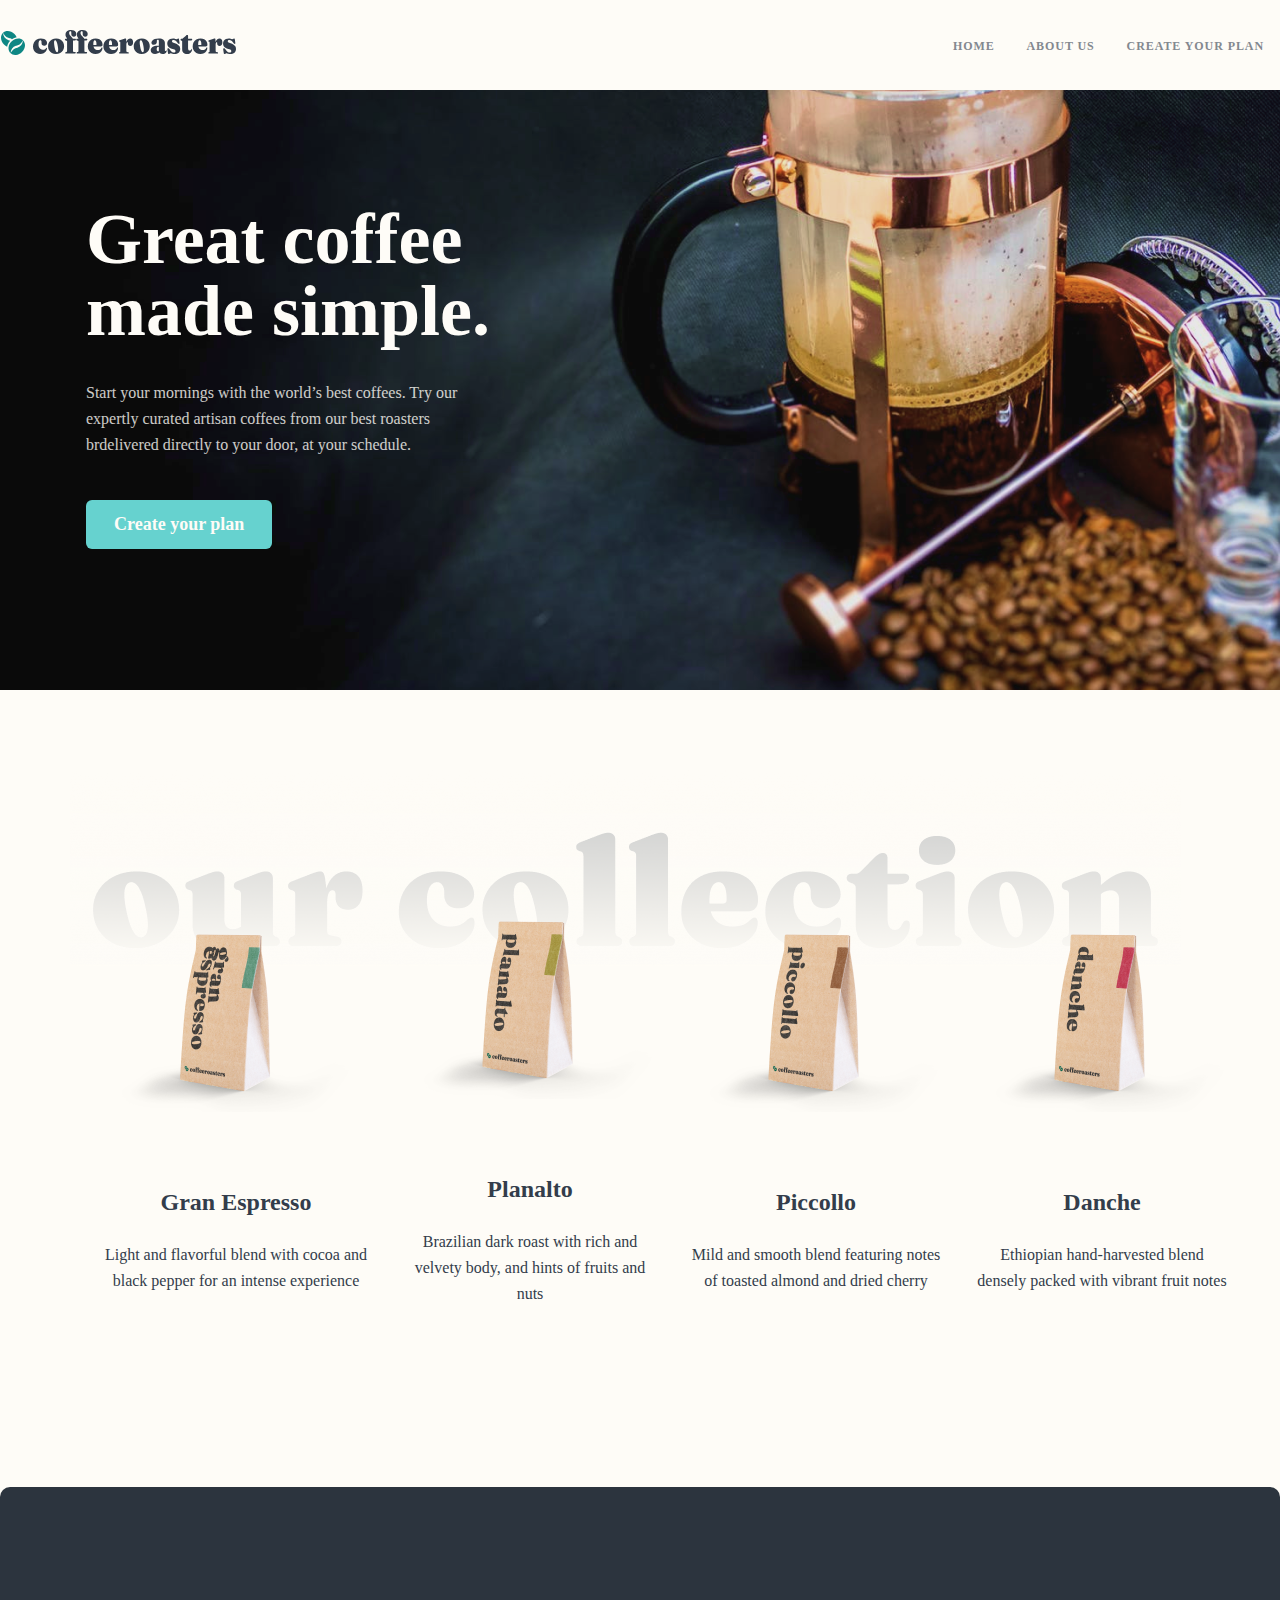
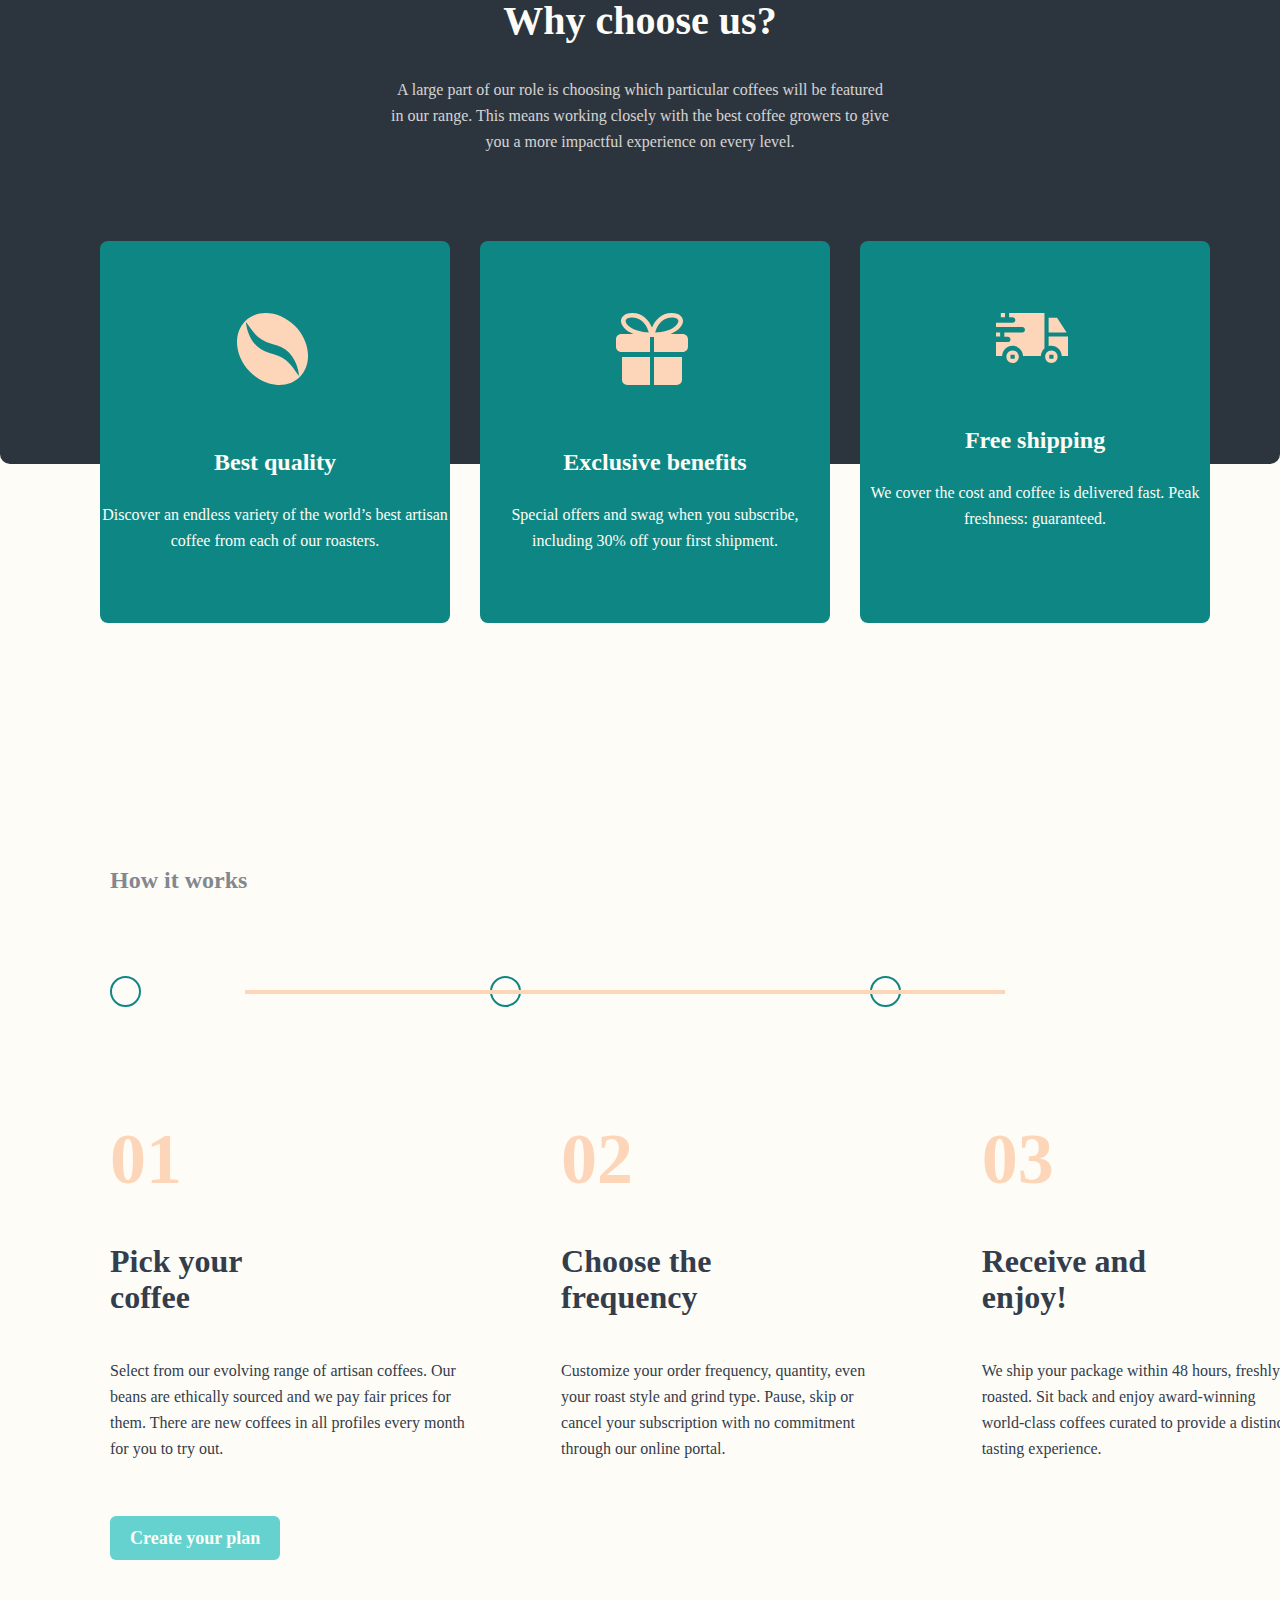
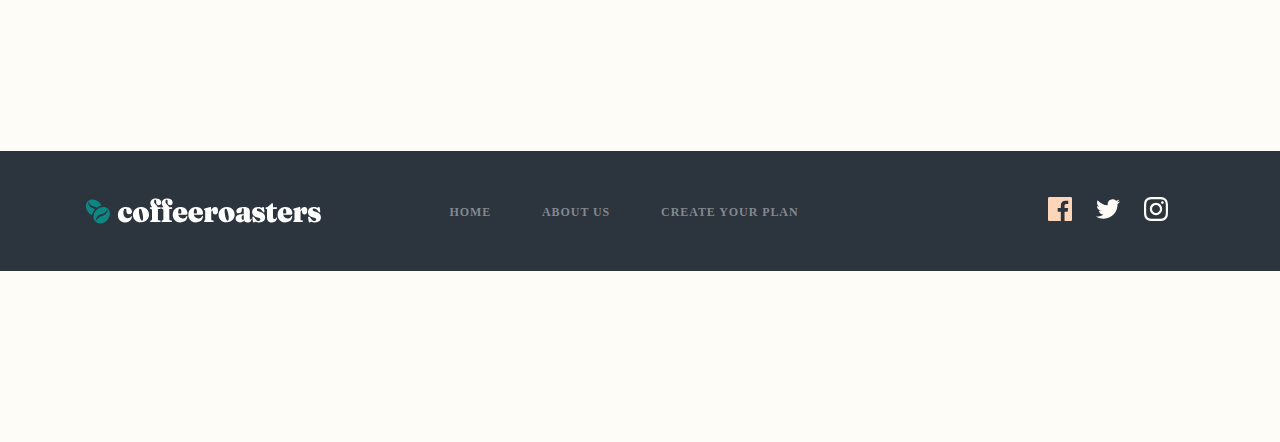
<file: index.html>
<!DOCTYPE html>
<html lang="en">
  <head>
    <meta charset="UTF-8" />
    <meta http-equiv="X-UA-Compatible" content="IE=edge" />
    <meta name="viewport" content="width=device-width, initial-scale=1.0" />

    <link rel="stylesheet" href="./styles/normalize.css" />
    <link rel="stylesheet" href="./styles/stylesheet.css" />
    <title>Document</title>
    <link rel="icon" type="image/png" sizes="16x16" href="/favicon-16x16.png" />
  </head>

  <body>
    <header class="header">
      <div class="container header_container">
        <div class="logo">
          <a href="#">
            <img src="./images/logo.svg" alt="LOGO" />
          </a>

          <nav class="nav">
            <ul class="nav_ul">
              <li class="nav_li"><a href="#" class="nav_link">HOME</a></li>
              <li class="nav_li">
                <a href="./about.html" class="nav_link">ABOUT US</a>
              </li>
              <li class="nav_li">
                <a href="./plan.html" target="_blank" class="nav_link"
                  >Create your plan</a
                >
              </li>
            </ul>
          </nav>
        </div>
      </div>
    </header>
    <main class="main">
      <section>
        <div class="container hero_container">
          <div class="hero">
            <h1 class="hero_title">
              Great coffee <br />
              made simple.
            </h1>
            <p class="hero_text">
              Start your mornings with the world’s best coffees. Try our <br />
              expertly curated artisan coffees from our best roasters <br />
              brdelivered directly to your door, at your schedule.
            </p>
            <a href="./plan.html" target="_blank" class="hero_btn"
              >Create your plan</a
            >
          </div>
        </div>
      </section>
      <section>
        <div class="container card_container">
          <div class="background"></div>
          <div class="cards">
            <div class="card">
              <img src="./images/gran_espresso.png" alt="espresso" />
           <div class="card_coffee">
            <h3 class="card_title">Gran Espresso</h3>
            <p class="card_text">
              Light and flavorful blend with cocoa 
              and black pepper for an intense 
              experience
            </p>
           </div>
            </div>
            <div class="card">
              <img src="./images/planalto.png" alt="planalto" />
         <div class="card_coffee">
          <h3 class="card_title">Planalto</h3>
          <p class="card_text">
            Brazilian dark roast with rich and 
            velvety body, and hints of fruits and 
            nuts
          </p>
         </div>
            </div>
            <div class="card">
              <img src="./images/picollo.png" alt="picollo" />
             <div class="card_coffee">
              <h3 class="card_title">Piccollo</h3>
              <p class="card_text">
                Mild and smooth blend featuring 
                notes of toasted almond and dried 
                cherry
              </p>
             </div>
            </div>
            <div class="card">
              <img src="./images/danche.png" alt="danche" />
              <div class="card_coffee">
                <h3 class="card_title">Danche</h3>
              <p class="card_text">
                Ethiopian hand-harvested blend 
                densely packed with vibrant fruit 
                notes
              </p>
              </div>
            </div>
          </div>
        </div>
      </section>
      <section>
        <div class="container choosing_container">
          <div class="choose">
            <h2 class="choose_title">Why choose us?</h2>
            <p class="choose_text">
              A large part of our role is choosing which particular coffees will
              be featured <br />
              in our range. This means working closely with the best coffee
              growers to give <br />
              you a more impactful experience on every level.
            </p>
          </div>
          <div class="card_container">
            <div class="cards_choose">
              <div class="card_choose">
                <img
                  src="./images/coffee-bean.svg"
                  alt="coffee-bean"
                  class="card_choose_img"
                />
                <div class="card__coffee">
                  <h3 class="choose_card_title">Best quality</h3>
                  <p class="choose_card_text">
                    Discover an endless variety of the world’s best artisan
                    coffee from each of our roasters.
                  </p>
                </div>
              </div>
              <div class="card_choose">
                <img
                  src="./images/gift.svg"
                  alt="gift"
                  class="card_choose_img"
                />
                <div class="card__coffee">
                  <h3 class="choose_card_title">Exclusive benefits</h3>
                  <p class="choose_card_text">
                    Special offers and swag when you subscribe, including 30%
                    off your first shipment.
                  </p>
                </div>
              </div>
              <div class="card_choose">
                <img
                  src="./images/delivery_car.svg"
                  alt="car"
                  class="card_choose_img"
                />
                <div class="card__coffee">
                  <h3 class="choose_card_title">Free shipping</h3>
                  <p class="choose_card_text">
                    We cover the cost and coffee is delivered fast. Peak
                    freshness: guaranteed.
                  </p>
                </div>
              </div>
            </div>
          </div>
        </div>
      </section>
      <section>
        <div class="container">
          <div class="work">
            <div class="work_container">
              <h3 class="work_title">How it works</h3>

              <div class="circle_container">
                <div class="circle1"></div>
                <div class="circle"></div>
                <div class="circle"></div>
              </div>
              <div class="line"></div>
              <div class="numbers">
                <div class="number_1">
                  <h1 class="number1">01</h1>
                  <h2 class="number_title">Pick your <br> coffee</h2>
                  <p class="number_text">
                    Select from our evolving range of artisan coffees. Our beans
                    are ethically sourced and we pay fair prices for them. There
                    are new coffees in all profiles every month for you to try
                    out.
                  </p>
                </div>
                <div class="number">
                  <h1 class="number1">02</h1>
                  <h2 class="number_title">Choose the <br> frequency</h2>
                  <p class="number_text">
                    Customize your order frequency, quantity, even your roast
                    style and grind type. Pause, skip or cancel your
                    subscription with no commitment through our online portal.
                  </p>
                </div>
                <div class="number">
                  <h1 class="number1">03</h1>
                  <h2 class="number_title">Receive and <br> enjoy!</h2>
                  <p class="number_text">
                    We ship your package within 48 hours, freshly roasted. Sit
                    back and enjoy award-winning world-class coffees curated to
                    provide a distinct tasting experience.
                  </p>
                </div>
              </div>
              <div class="btn_card">
                <a href="./plan.html" target="_blank" class="btn"
                  >Create your plan</a
                >
              </div>
            </div>
          </div>
        </div>
      </section>
    </main>
    <footer class="footer">
      <div class="container footer_container">
        <div class="logo">
          <img src="./images/footer_logo.svg" alt="logo" class="footer_logo" />
        </div>
        <nav class="nav_footer">
          <ul class="ul">
            <li class="li">
              <a href="#" target="_blank" class="link">HOME</a>
            </li>
            <li class="li">
              <a href="./about.html" class="link" target="_blank">ABOUT US</a>
            </li>
            <li class="li">
              <a href="./plan.html" class="link" target="_blank"
                >Create your plan</a
              >
            </li>
          </ul>
        </nav>
        <nav class="nav_footer">
          <ul class="ul_social">
            <li class="li_s">
              <img src="./images/facebook.svg" alt="facebook" />
            </li>
            <li class="li_s">
              <img src="./images/twitter.svg" alt="twitter" />
            </li>
            <li class="li_s">
              <img src="./images/instagram.svg" alt="instagram" />
            </li>
          </ul>
        </nav>
      </div>
    </footer>
  </body>
</html>
</file>
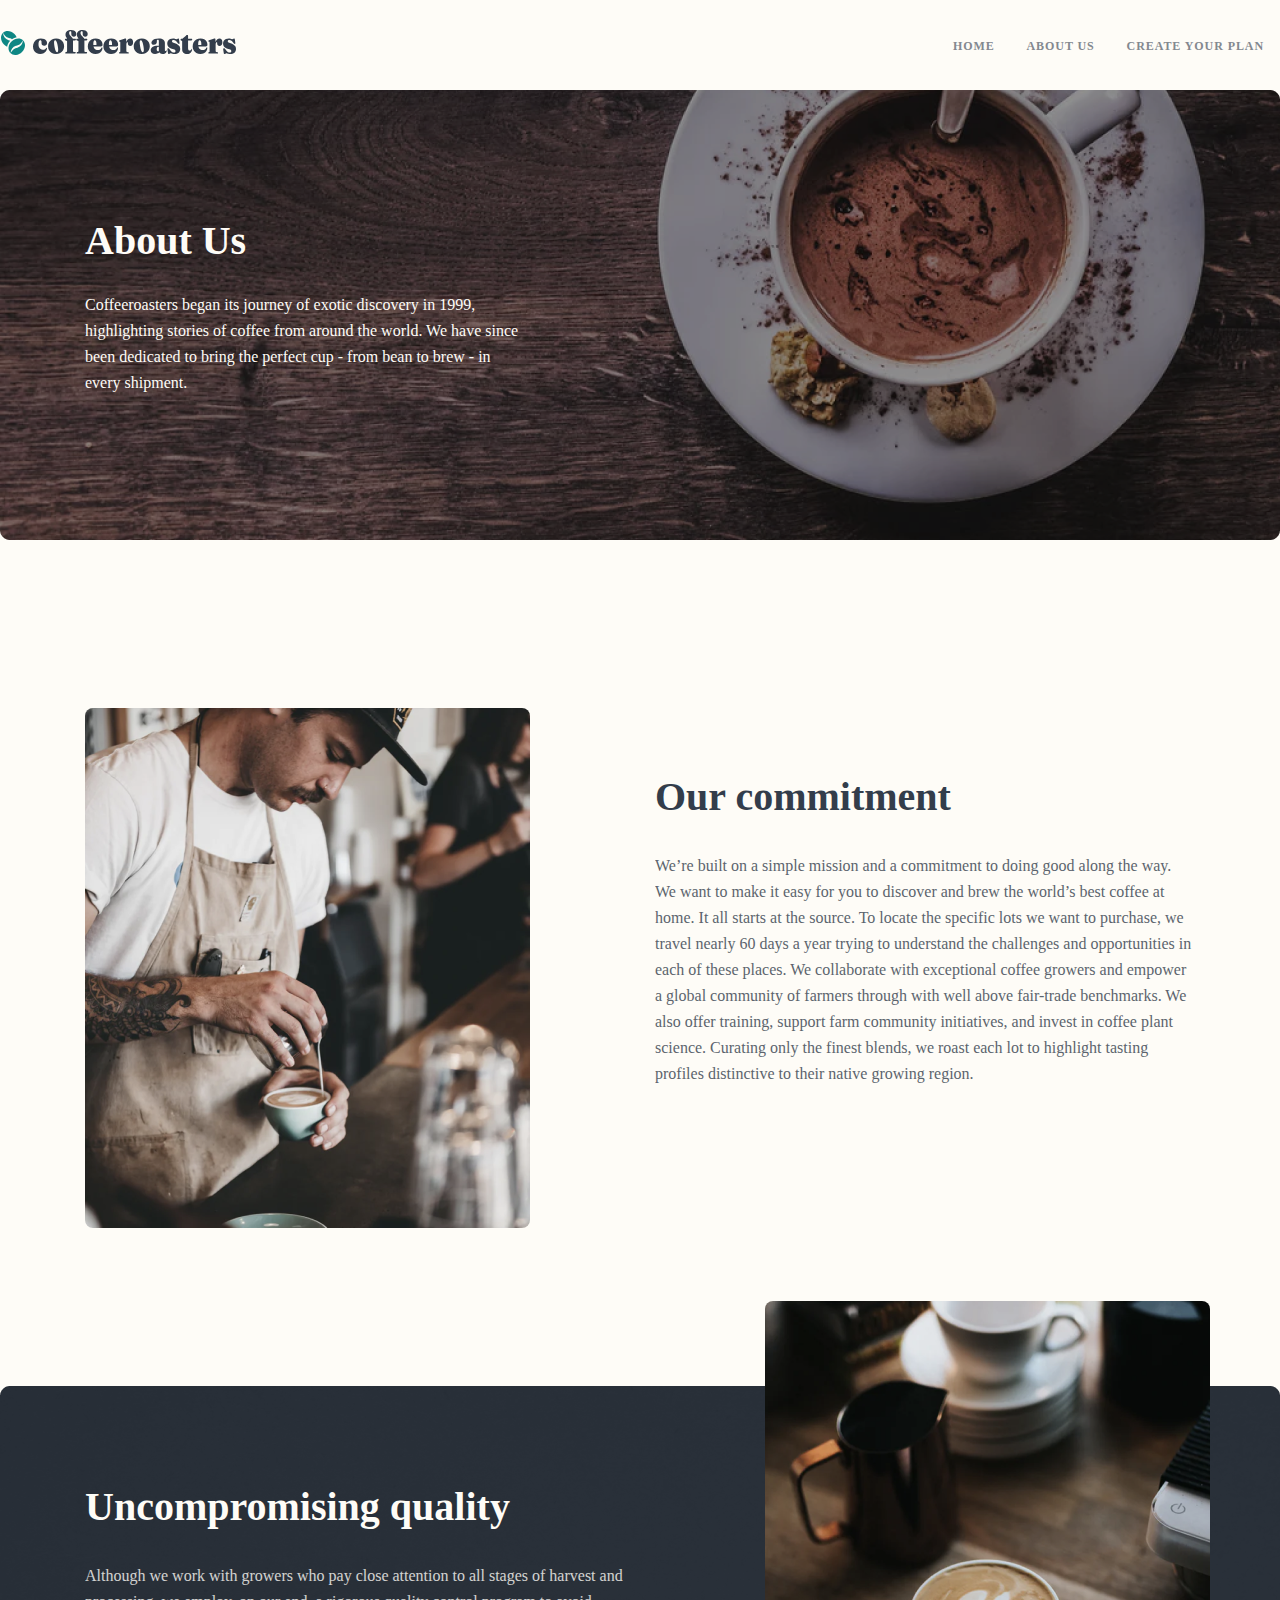
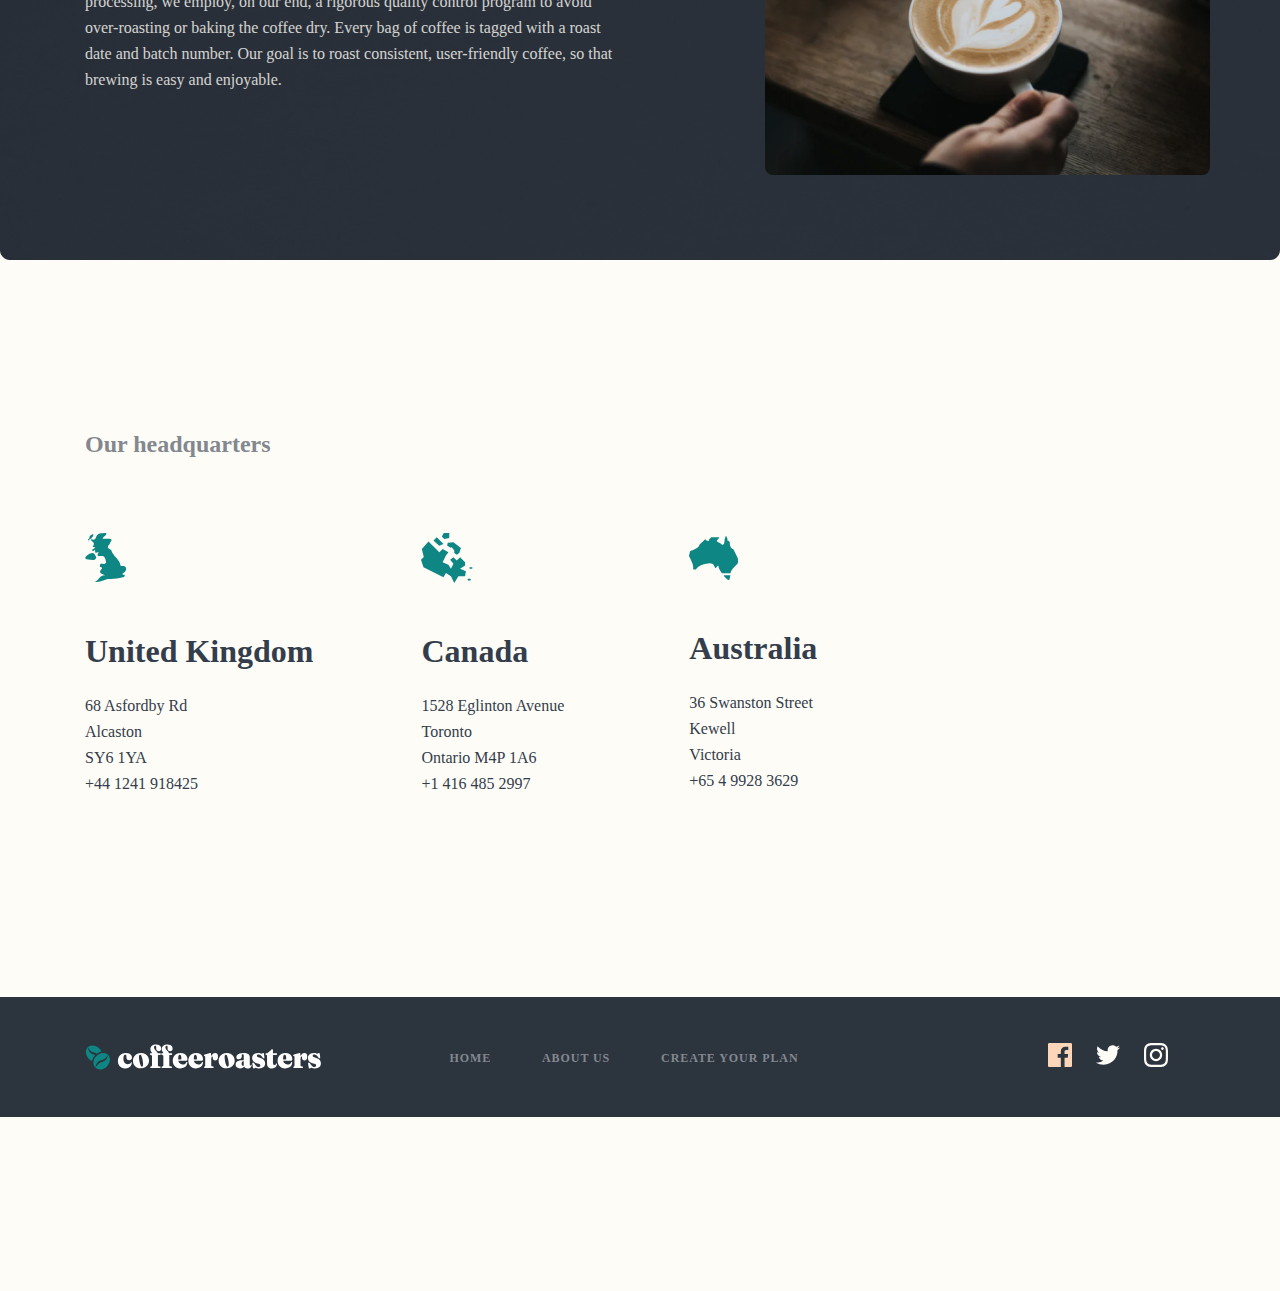
<file: about.html>
<!DOCTYPE html>
<html lang="en">
  <head>
    <meta charset="UTF-8" />
    <meta http-equiv="X-UA-Compatible" content="IE=edge" />
    <meta name="viewport" content="width=device-width, initial-scale=1.0" />
    <link rel="stylesheet" href="./styles/normalize.css" />
    <link rel="stylesheet" href="./styles/about.css" />
    <title>ABOUT US</title>
  </head>
  <body>
    <header class="header">
      <div class="container header_container">
        <div class="logo">
          <a href="#">
            <img src="./images/logo.svg" alt="LOGO" />
          </a>

          <nav class="nav">
            <ul class="nav_ul">
              <li class="nav_li"><a href="./index.html" target="_blank" class="nav_link">HOME</a></li>
              <li class="nav_li"><a href="#" class="nav_link" target="_blank" >ABOUT US</a></li>
              <li class="nav_li">
                <a href="./plan.html" target="_blank" class="nav_link">Create your plan</a>
              </li>
            </ul>
          </nav>
        </div>
      </div>
    </header>

    <main>
      <section>
        <div class="container hero_container">
          <div class="hero">
            <h1 class="hero_title">About Us</h1>
            <p class="hero_text">
              Coffeeroasters began its journey of exotic discovery in 1999,
              
              highlighting stories of coffee from around the world. We have
            
              since been dedicated to bring the perfect cup - from bean to
              
              brew - in every shipment.
            </p>
          </div>
        </div>
      </section>
      <section>
        <div class="container commit_container">
          <img src="./images/hero_about.png" alt="Commitment" class="commit" />

          <div class="commitment">
            <h2 class="commit_title">Our commitment</h2>

            <p class="commit_text">
              We’re built on a simple mission and a commitment to doing good
              along the 
              way. We want to make it easy for you to discover and brew the
              world’s best 
              coffee at home. It all starts at the source. To locate the
              specific lots we want 
              to purchase, we travel nearly 60 days a year trying to understand
              the 
              challenges and opportunities in each of these places. We
              collaborate with 
              exceptional coffee growers and empower a global community of
              farmers
              through with well above fair-trade benchmarks. We also offer
              training, support 
              farm community initiatives, and invest in coffee plant science.
              Curating only 
              the finest blends, we roast each lot to highlight tasting profiles
              distinctive to 
              their native growing region.
            </p>
          </div>
        </div>
      </section>
       <section>
        <div class="container quality_container">
          <div class="quality">
            <h2 class="quality_title">Uncompromising quality</h2>
            <p class="quality_text">
              Although we work with growers who pay close attention to all
              stages of 
              harvest and processing, we employ, on our end, a rigorous quality
              control
              program to avoid over-roasting or baking the coffee dry. Every bag
              of coffee is 
              tagged with a roast date and batch number. Our goal is to roast
              consistent, 
              user-friendly coffee, so that brewing is easy and enjoyable.
            </p>
          </div>

          <img
            src="./images/coffee-about.png"
            alt="Coffee"
            class="quality_img"
          />
        </div>
      </section>

      <section>
        <div class="container country_container">
          <div class="country">
            <h4 class="country_title">Our headquarters</h4>
            <div class="country_collection">
              <div class="uk">
                <img src="./images/uk-about.svg" alt="uk" class="uk" />
                <h3 class="uk_title">United Kingdom</h3>
                <ul class="ul_uk">
                  <li class="country_list">68 Asfordby Rd</li>
                  <li class="country_list">Alcaston</li>
                  <li class="country_list">SY6 1YA</li>
                  <li class="country_list">+44 1241 918425</li>
                </ul>
              </div>

              <div class="canada_collect">
                <img
                  src="./images/canada-about.svg"
                  alt="canada"
                  class="canada"
                />
                <h3 class="uk_title">Canada</h3>
                <ul class="ul_uk">
                  <li class="country_list">1528 Eglinton Avenue</li>
                  <li class="country_list">Toronto</li>
                  <li class="country_list">Ontario M4P 1A6</li>
                  <li class="country_list">+1 416 485 2997</li>
                </ul>
              </div>

              <div class="australia_collect">
                <img
                  src="./images/australia-about.svg"
                  alt="australia"
                  class="australia"
                />
                <h3 class="uk_title">Australia</h3>
                <ul class="ul_uk">
                  <li class="country_list">36 Swanston Street</li>
                  <li class="country_list">Kewell</li>
                  <li class="country_list">Victoria</li>
                  <li class="country_list">+65 4 9928 3629</li>
                </ul>
              </div>
            </div>
          </div>
        </div>
      </section>
    </main>

    <footer class="footer">
        <div class="container footer_container">
          <div class="logo">
              <img src="./images/footer_logo.svg" alt="logo" class="footer_logo">
          </div>
          <nav class="nav_footer">
              <ul class="ul">
                  <li class="li"><a href="./index.html" class="link" target="_blank" >HOME</a></li>
                  <li class="li"><a href="#" class="link" target="_blank" >ABOUT US</a></li>
                  <li class="li"><a href="./plan.html" class="link" target="_blank" >Create your plan</a></li>
              </ul>
          </nav>
          <nav class="nav_footer">
              <ul class="ul_social">
                  <li class="li_s" > <img src="./images/facebook.svg" alt="facebook"> </li>
                  <li class="li_s"> <img src="./images/twitter.svg" alt="twitter"> </li>
                  <li class="li_s"> <img src="./images/instagram.svg" alt="instagram"> </li>
              </ul>
          </nav>
        </div>
      </footer> 
  </body>
</html>
</file>
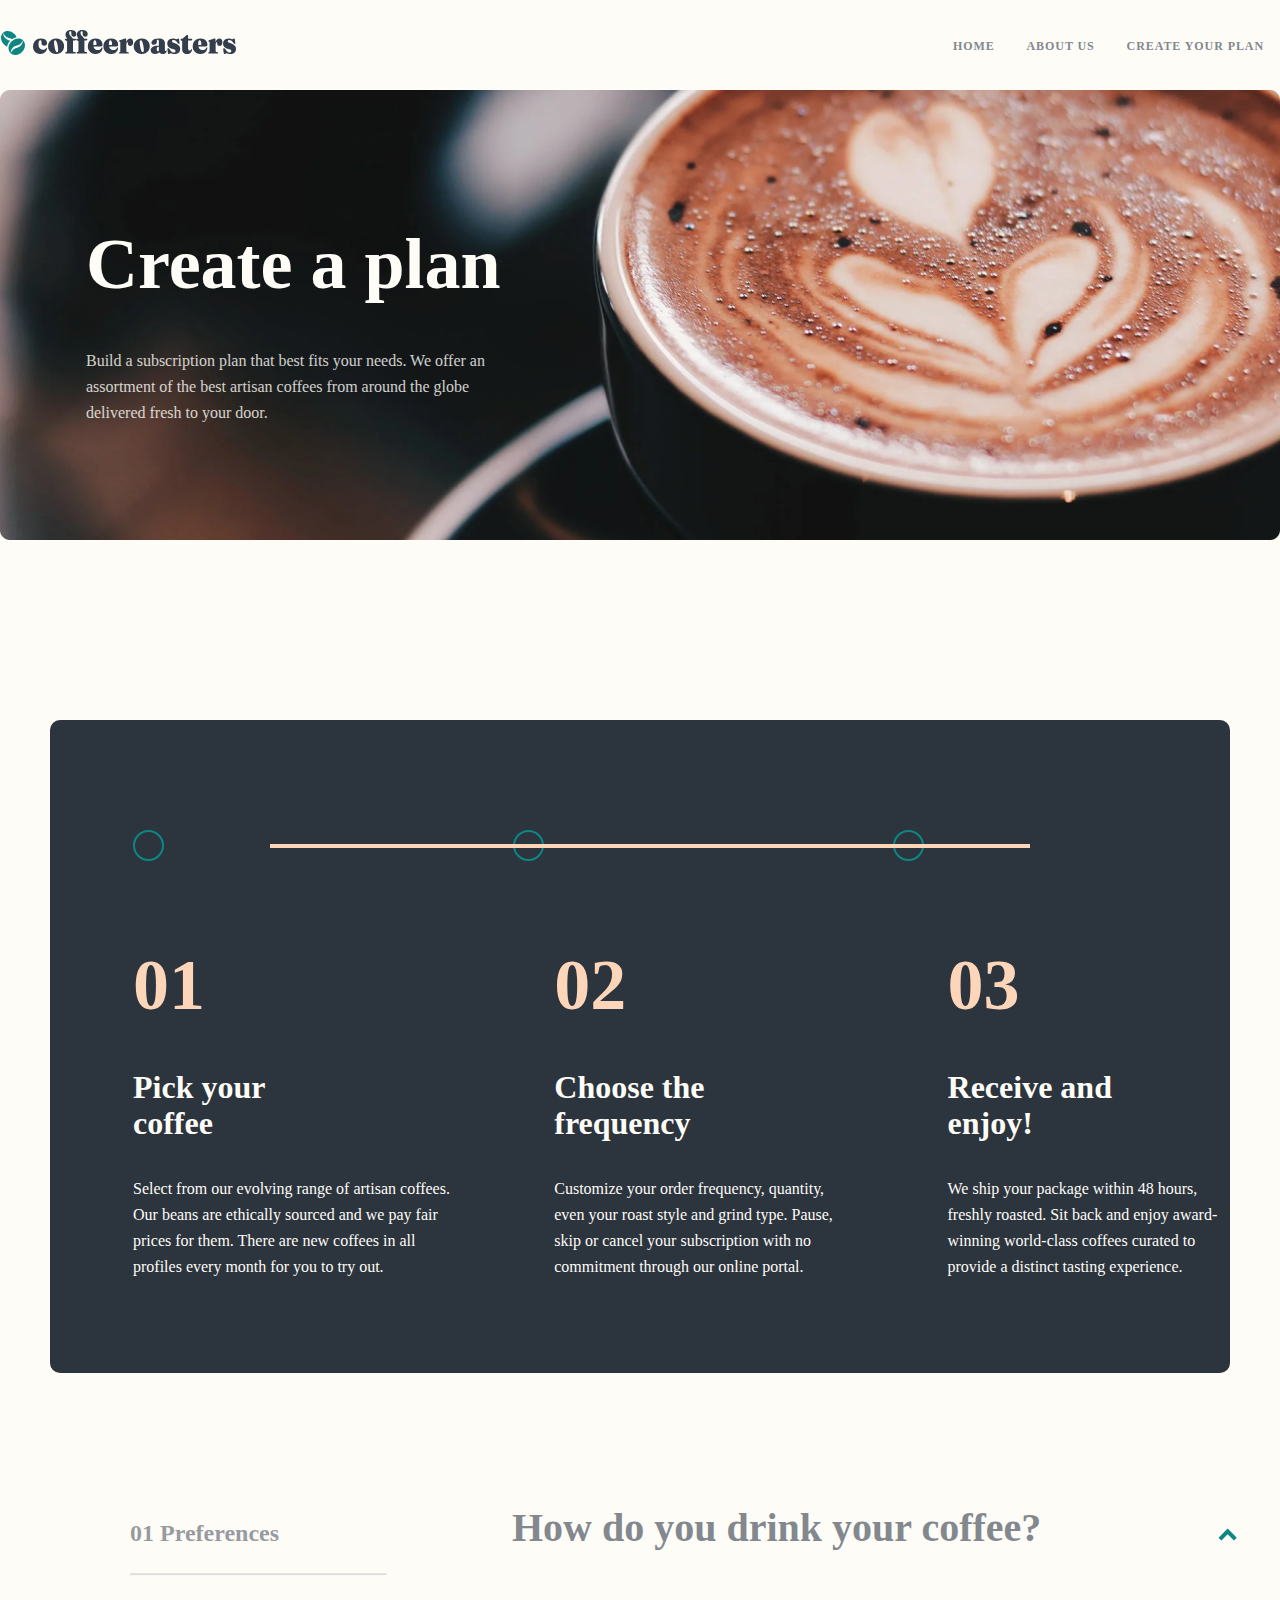
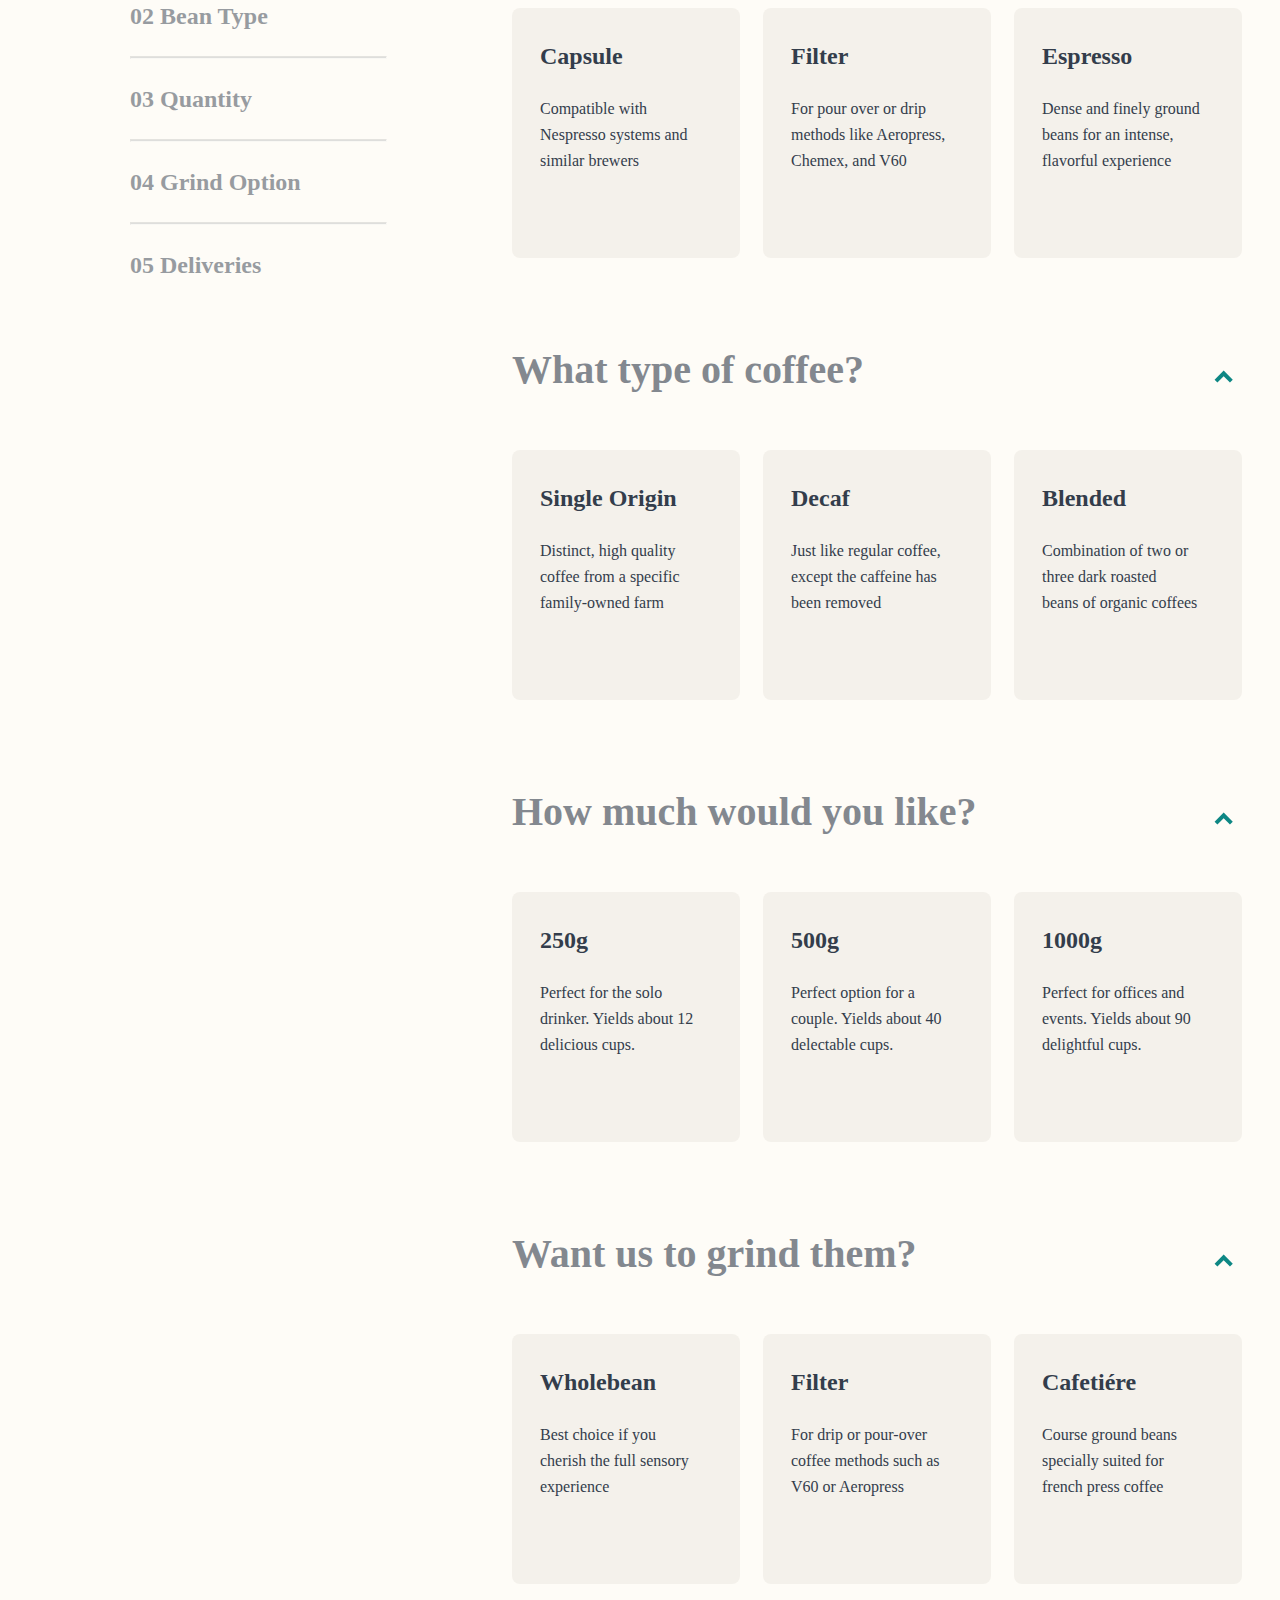
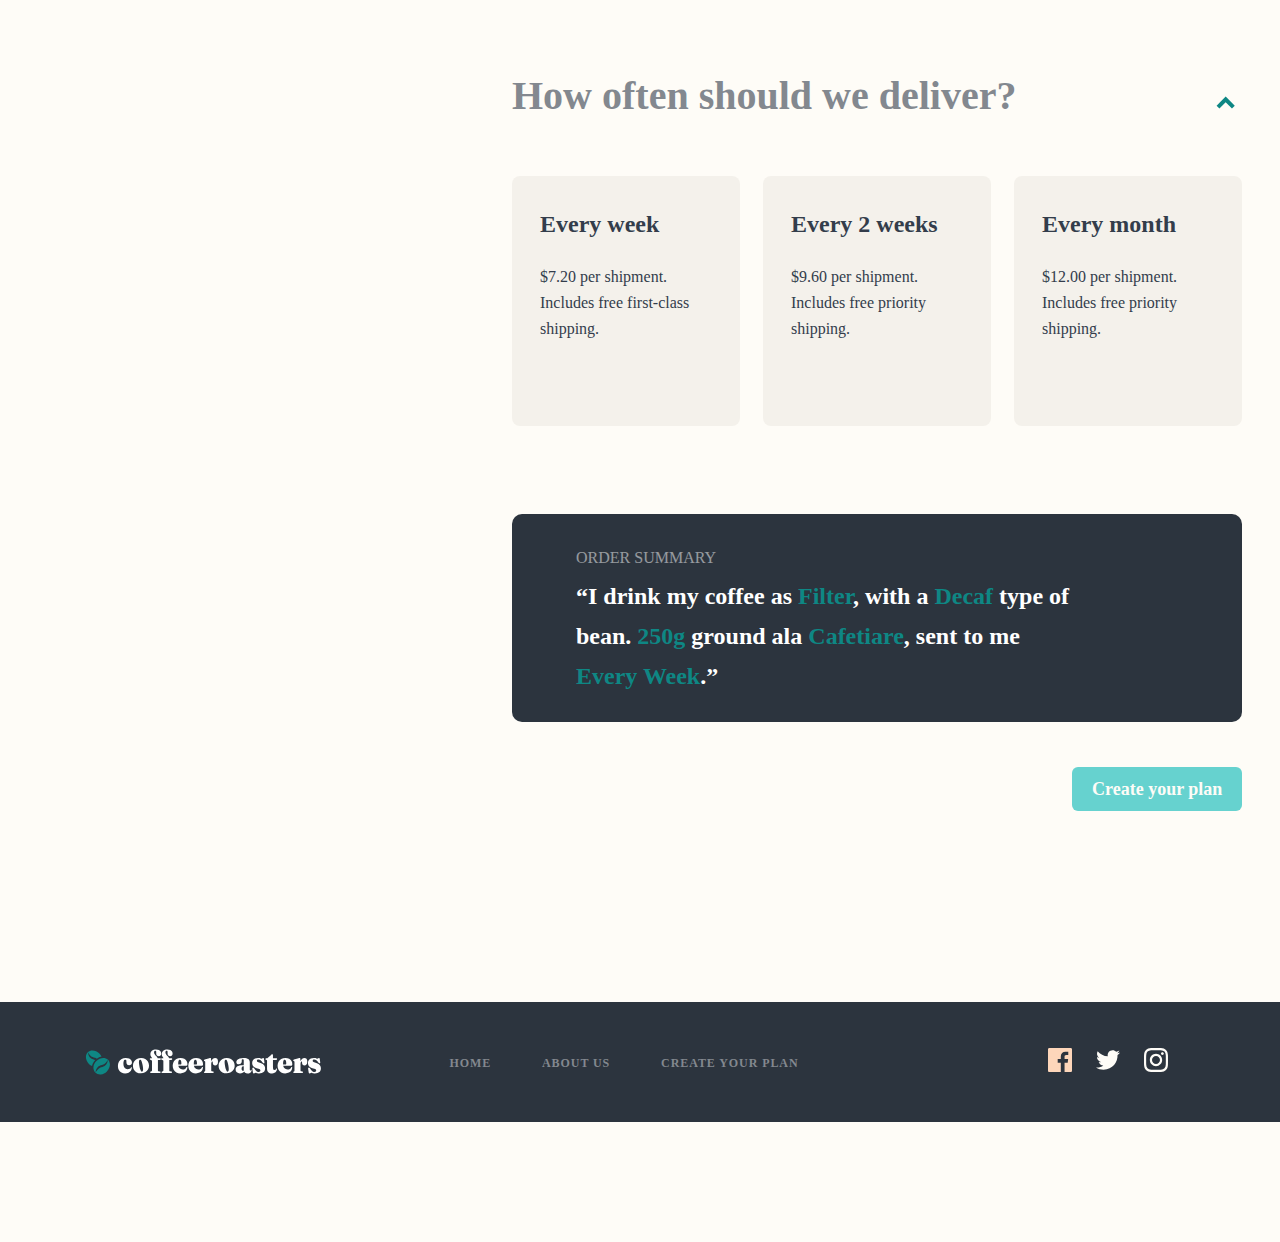
<file: plan.html>
<!DOCTYPE html>
<html lang="en">
  <head>
    <meta charset="UTF-8" />
    <meta http-equiv="X-UA-Compatible" content="IE=edge" />
    <meta name="viewport" content="width=device-width, initial-scale=1.0" />
    <link rel="stylesheet" href="./styles/normalize.css" />
    <link rel="stylesheet" href="./styles/plan.css" />
    <title>Create a plan</title>
  </head>
  <body>
    <header class="header">
      <div class="container header_container">
        <div class="logo">
          <a href="#">
            <img src="./images/logo.svg" alt="LOGO" />
          </a>

          <nav class="nav">
            <ul class="nav_ul">
              <li class="nav_li">
                <a href="./index.html" target="_blank" class="nav_link">HOME</a>
              </li>
              <li class="nav_li">
                <a href="./about.html" target="_blank" class="nav_link">ABOUT US</a>
              </li>
              <li class="nav_li">
                <a href="#" target="_blank" class="nav_link">Create your plan</a>
              </li>
            </ul>
          </nav>
        </div>
      </div>
    </header>

    <main>
      <section>
        <div class="container create_container craete_cont">
          <div class="create">
            <h1 class="title_create">Create a plan</h1>
            <p class="text_create">
              Build a subscription plan that best fits your needs. We offer an
              <br />
              assortment of the best artisan coffees from around the globe
              <br />
              delivered fresh to your door.
            </p>
          </div>
        </div>
      </section>
      <section class="crea_te">
        <div class="container work_container">
          <div class="circle_container">
            <div class="circle1"></div>
            <div class="circle"></div>
            <div class="circle"></div>
          </div>
          <div class="line"></div>
          <div class="numbers">
            <div class="number_1">
              <h1 class="number1">01</h1>
              <h2 class="number_title">
                Pick your <br />
                coffee
              </h2>
              <p class="number_text">
                Select from our evolving range of artisan 
                coffees. Our beans are ethically sourced 
                and we pay fair prices for them. There are 
                new coffees in all profiles every month 
                for you to try out.
              </p>
            </div>
            <div class="number">
              <h1 class="number1">02</h1>
              <h2 class="number_title">
                Choose the <br />
                frequency
              </h2>
              <p class="number_text">
                Customize your order frequency, 
                quantity, even your roast style and grind 
                type. Pause, skip or cancel your 
                subscription with no commitment 
                through our online portal.
              </p>
            </div>
            <div class="number">
              <h1 class="number1">03</h1>
              <h2 class="number_title">
                Receive and <br />
                enjoy!
              </h2>
              <p class="number_text">
                We ship your package within 48 hours, 
                freshly roasted. Sit back and enjoy 
                award-winning world-class coffees 
                curated to provide a distinct tasting 
                experience.
              </p>
            </div>
          </div>
        </div>
      </section>

      <section>
        <div class="container main_container">
          <div class="main">
            <div class="ul">
              <a href="" class="ul_text">01 Preferences</a>
              <hr class="line_hr" />
              <a href="" class="ul_text">02 Bean Type</a>
              <hr class="line_hr" />
              <a href="" class="ul_text">03 Quantity</a>
              <hr class="line_hr" />
              <a href="" class="ul_text">04 Grind Option</a>
              <hr class="line_hr" />
              <a href="" class="ul_text">05 Deliveries</a>
            </div>

            <div class="cards_container">
              <div class="cards_collection">
                <h2 class="cards_title">
                  How do you drink your coffee?
                  <span class="up"
                    ><img src="./images/up_plan.svg" alt="up"
                  /></span>
                </h2>
                <div class="cards">
                  <div class="card">
                    <h3 class="card_title">Capsule</h3>
                    <p class="card_text">
                      Compatible with <br />
                      Nespresso systems and <br />
                      similar brewers
                    </p>
                  </div>
                  <div class="card">
                    <h3 class="card_title">Filter</h3>
                    <p class="card_text">
                      For pour over or drip <br />
                      methods like Aeropress, <br />
                      Chemex, and V60
                    </p>
                  </div>
                  <div class="card">
                    <h3 class="card_title">Espresso</h3>
                    <p class="card_text">
                      Dense and finely ground <br />
                      beans for an intense, <br />
                      flavorful experience
                    </p>
                  </div>
                </div>
              </div>

              <div class="cards_collection">
                <h2 class="cards_title">
                  What type of coffee?
                  <span class="up2"
                    ><img src="./images/up_plan.svg" alt="up"
                  /></span>
                </h2>
                <div class="cards">
                  <div class="card">
                    <h3 class="card_title">Single Origin</h3>
                    <p class="card_text">
                      Distinct, high quality <br />
                      coffee from a specific <br />
                      family-owned farm
                    </p>
                  </div>
                  <div class="card">
                    <h3 class="card_title">Decaf</h3>
                    <p class="card_text">
                      Just like regular coffee, <br />
                      except the caffeine has <br />
                      been removed
                    </p>
                  </div>
                  <div class="card">
                    <h3 class="card_title">Blended</h3>
                    <p class="card_text">
                      Combination of two or <br />
                      three dark roasted <br />
                      beans of organic coffees
                    </p>
                  </div>
                </div>
              </div>

              <div class="cards_collection">
                <h2 class="cards_title">
                  How much would you like?
                  <span class="up3"
                    ><img src="./images/up_plan.svg" alt="up"
                  /></span>
                </h2>
                <div class="cards">
                  <div class="card">
                    <h3 class="card_title">250g</h3>
                    <p class="card_text">
                      Perfect for the solo <br />
                      drinker. Yields about 12 <br />
                      delicious cups.
                    </p>
                  </div>
                  <div class="card">
                    <h3 class="card_title">500g</h3>
                    <p class="card_text">
                      Perfect option for a <br />
                      couple. Yields about 40 <br />
                      delectable cups.
                    </p>
                  </div>
                  <div class="card">
                    <h3 class="card_title">1000g</h3>
                    <p class="card_text">
                      Perfect for offices and <br />
                      events. Yields about 90 <br />
                      delightful cups.
                    </p>
                  </div>
                </div>
              </div>

              <div class="cards_collection">
                <h2 class="cards_title">
                  Want us to grind them?
                  <span class="up4"
                    ><img src="./images/up_plan.svg" alt="up"
                  /></span>
                </h2>
                <div class="cards">
                  <div class="card">
                    <h3 class="card_title">Wholebean</h3>
                    <p class="card_text">
                      Best choice if you <br />
                      cherish the full sensory <br />
                      experience
                    </p>
                  </div>
                  <div class="card">
                    <h3 class="card_title">Filter</h3>
                    <p class="card_text">
                      For drip or pour-over <br />
                      coffee methods such as <br />
                      V60 or Aeropress
                    </p>
                  </div>
                  <div class="card">
                    <h3 class="card_title">Cafetiére</h3>
                    <p class="card_text">
                      Course ground beans <br />
                      specially suited for <br />
                      french press coffee
                    </p>
                  </div>
                </div>
              </div>

              <div class="cards_collection">
                <h2 class="cards_title">
                  How often should we deliver?
                  <span class="up5"
                    ><img src="./images/up_plan.svg" alt="up"
                  /></span>
                </h2>
                <div class="cards">
                  <div class="card">
                 
                    <h3 class="card_title">Every week</h3>
                    <p class="card_text">
                      $7.20 per shipment. <br />
                      Includes free first-class <br />
                      shipping.
                    </p>
                
                  </div>
                  <div class="card">
                    <h3 class="card_title">Every 2 weeks</h3>
                    <p class="card_text">
                      $9.60 per shipment. <br />
                      Includes free priority <br />
                      shipping.
                    </p>
                  </div>
                  <div class="card">
                    <h3 class="card_title">Every month</h3>
                    <p class="card_text">
                      $12.00 per shipment. <br />
                      Includes free priority <br />
                      shipping.
                    </p>
                  </div>
                </div>
              </div>
              <div class="summary_container">
                <p class="order">Order Summary</p>
                <p class="summary">
                  “I drink my coffee as <span class="sum">Filter</span>, with a
                  <span class="sum">Decaf </span> type of <br />
                  bean. <span class="sum">250g</span> ground ala
                  <span class="sum">Cafetiare</span>, sent to me <br />
                  <span class="sum">Every Week</span>.”
                </p>
              </div>
              <div class="btn_card"><a href="" class="btn">Create your plan</a>
              </div>
            </div>
          </div>
        </div>
      </section>
    </main>
    <footer class="footer">
        <div class="container footer_container">
          <div class="logo">
              <img src="./images/footer_logo.svg" alt="logo" class="footer_logo">
          </div>
          <nav class="nav_footer">
              <ul class="uls">
                  <li class="li"><a href="./index.html"  target="_blank" class="link">HOME</a></li>
                  <li class="li"><a href="./about.html" class="link" target="_blank" >ABOUT US</a></li>
                  <li class="li"><a href="#" target="_blank" class="link">Create your plan</a></li>
              </ul>
          </nav>
          <nav class="nav_footer">
              <ul class="ul_social">
                  <li class="li_s" > <img src="./images/facebook.svg" alt="facebook"> </li>
                  <li class="li_s"> <img src="./images/twitter.svg" alt="twitter"> </li>
                  <li class="li_s"> <img src="./images/instagram.svg" alt="instagram"> </li>
              </ul>
          </nav>
        </div>
      </footer>
  </body>
</html>
</file>
<file: styles/stylesheet.css>
* {
  margin: 0;
  padding: 0;
  box-sizing: border-box;
}
.container {
  width: 1280px;
  margin: 0 auto;
}
body {
  height: 3642px;
  background: #fefcf7;
}
.logo {
  height: 90px;
  display: flex;
  flex-direction: row;
  align-items: center;
}
.nav {
  margin-left: 700px;
  width: 400px;
}

.nav_ul {
  display: flex;
  flex-direction: row;
  align-items: center;
  justify-content: space-around;
}

.nav_li {
  list-style-type: none;
}

.nav_link {
  font-family: "Barlow";
  font-style: normal;
  font-weight: 700;
  font-size: 12px;
  line-height: 15px;
  letter-spacing: 0.923077px;
  color: #83888f;
  text-transform: uppercase;

  text-decoration: none;
}

.nav_link:hover {
  color: #333d4b;
}

.hero_container {
  background-image: url("../images/hero.png");
  background-position: center;
  background-size: contain;
  width: 1280px;
  height: 600px;
}

.hero {
  margin-left: 86px;
}
.hero_title {
  position: absolute;
  font-family: "Fraunces 9pt";
  font-style: normal;
  font-weight: 900;
  font-size: 72px;
  line-height: 72px;

  color: #fefcf7;
  top: 155px;
}

.hero_text {
  position: absolute;
  font-family: "Barlow";
  font-style: normal;
  font-weight: 400;
  font-size: 16px;
  line-height: 26px;
  /* or 162% */

  color: #fefcf7;

  mix-blend-mode: normal;
  opacity: 0.8;

  top: 380px;
}

.hero_btn {
  position: absolute;
  font-family: "Fraunces 9pt";
  font-style: normal;
  font-weight: 900;
  font-size: 18px;
  line-height: 25px;

  text-align: center;

  color: #fefcf7;
  text-decoration: none;
  background: #66d2cf;
  border-radius: 6px;
  padding: 12px 28px;
  top: 500px;
}

.card_container {
  margin: 0 auto;
  width: 1180px;
}
.background {
  background-image: url("../images/bg_collection.png");
  background-position: center;
  background-size: contain;
  height: 196px;
  width: 1111px;
  margin-top: 80px;
  margin-left: 20px;
}

.cards {
  display: flex;
  flex-direction: row;
  align-items: center;
  margin-top: -60px;
  margin-left: 20px;
}
.card_title {
  font-family: "Fraunces 9pt";
  font-style: normal;
  font-weight: 900;
  font-size: 24px;
  line-height: 32px;
  /* identical to box height, or 133% */

  text-align: center;

  color: #333d4b;
  margin-top: 70px;
}
.card_text {
  font-family: "Barlow";
  font-style: normal;
  font-weight: 400;
  font-size: 16px;
  line-height: 26px;
  /* or 162% */

  text-align: center;

  color: #333d4b;
  margin-top: 24px;
}
.card {
  margin-left: 30px;
}
.choosing_container {
  width: 1280px;
  height: 577px;

  background: #2c343e;
  border-radius: 10px;
  margin-top: 180px;
}

.choose_title {
  font-family: "Fraunces 9pt";
  font-style: normal;
  font-weight: 900;
  font-size: 40px;
  line-height: 48px;
  /* identical to box height, or 120% */

  text-align: center;

  color: #fefcf7;
  padding-top: 110px;
}

.choose_text {
  font-family: "Barlow";
  font-style: normal;
  font-weight: 400;
  font-size: 16px;
  line-height: 26px;

  text-align: center;

  color: #fefcf7;

  mix-blend-mode: normal;
  opacity: 0.8;
  padding-top: 32px;
}

.cards_choose {
  display: flex;
  flex-direction: row;
  align-items: center;
  margin-left: 20px;
  margin-top: 86px;
}

.card_choose {
  width: 350px;
  height: 382px;

  background: #0e8784;
  border-radius: 8px;
  margin-left: 30px;
}

.card_choose_img {
  margin-top: 72px;
  margin-left: 136px;
}

.choose_card_title {
  font-family: "Fraunces 9pt";
  font-style: normal;
  font-weight: 900;
  font-size: 24px;
  line-height: 32px;
  /* identical to box height, or 133% */

  text-align: center;

  color: #fefcf7;
  margin-top: 56px;
}
.choose_card_text {
  font-family: "Barlow";
  font-style: normal;
  font-weight: 400;
  font-size: 16px;
  line-height: 26px;
  /* or 162% */

  text-align: center;

  color: #fefcf7;
  margin-top: 24px;
}

.work {
  margin-left: 110px;
  width: 1180px;
  margin-top: 400px;
}

.work_title {
  font-family: "Fraunces 9pt";
  font-style: normal;
  font-weight: 900;
  font-size: 24px;
  line-height: 32px;
  /* identical to box height, or 133% */

  color: #83888f;
}

.circle_container {
  display: flex;
  flex-direction: row;
  align-items: center;
  margin-top: 80px;
}
.circle1 {
  height: 31px;
  width: 31px;
  background: #fefcf7;
  border: 2px solid #0e8784;
  border-radius: 50%;
  -webkit-border-radius: 50%;
  -moz-border-radius: 50%;
  -ms-border-radius: 50%;
  -o-border-radius: 50%;
}

.circle {
  margin-left: 349px;
  height: 31px;
  width: 31px;
  background: #fefcf7;
  border: 2px solid #0e8784;
  border-radius: 50%;
  -webkit-border-radius: 50%;
  -moz-border-radius: 50%;
  -ms-border-radius: 50%;
  -o-border-radius: 50%;
}

.line {
  position: absolute;
  border: 2px solid #fdd6ba;
  height: 1px;
  width: 760px;
  left: 245px;
  top: 2590px;
  border-radius: 0px;
}

.numbers {
  display: flex;
  flex-direction: row;
  align-items: center;
  margin-top: 67px;
}

.number {
  margin-left: 95px;
}
.number1 {
  font-family: "Fraunces 9pt";
  font-style: normal;
  font-weight: 900;
  font-size: 72px;
  line-height: 72px;

  color: #fdd6ba;
}
.number_title {
  font-family: "Fraunces 9pt";
  font-style: normal;
  font-weight: 900;
  font-size: 32px;
  line-height: 36px;
  /* or 112% */

  color: #333d4b;
}
.number_text {
  font-family: "Barlow";
  font-style: normal;
  font-weight: 400;
  font-size: 16px;
  line-height: 26px;
  /* or 162% */

  color: #333d4b;
  margin-top: 43px;
}
.btn {
  padding: 12px 20px;
  text-decoration: none;
  font-family: "Fraunces 9pt";
  font-style: normal;
  font-weight: 900;
  font-size: 18px;
  line-height: 25px;
  /* identical to box height, or 139% */

  text-align: center;

  color: #fefcf7;
  background: #66d2cf;
  border-radius: 6px;
}

.hero_btn:hover {
  font-family: "Fraunces 9pt";
  font-style: normal;
  font-weight: 900;
  font-size: 18px;
  line-height: 25px;
  /* identical to box height, or 139% */

  text-align: center;
  color: #66d2cf;
  background: #fefcf7;
  border: 3px solid #66d2cf;
  border-radius: 5px;
}

.btn:hover {
  font-family: "Fraunces 9pt";
  font-style: normal;
  font-weight: 900;
  font-size: 18px;
  line-height: 25px;
  /* identical to box height, or 139% */

  text-align: center;
  color: #66d2cf;
  background: #fefcf7;
  border: 3px solid #66d2cf;
  border-radius: 5px;
}

.btn_card {
  padding-top: 64px;
}

.footer_container {
  margin-top: 200px;
  height: 120px;
  background: #2c343e;

  display: flex;

  align-items: center;
}
.footer_logo {
  width: 236px;
  height: 26px;

  margin-left: 85px;
}

.ul {
  width: 400px;

  display: flex;
  flex-direction: row;
  align-items: center;
  justify-content: space-around;
  margin-left: 103px;
}
.li {
  list-style-type: none;
}

.link {
  font-family: "Barlow";
  font-style: normal;
  font-weight: 700;
  font-size: 12px;
  line-height: 15px;
  /* identical to box height, or 125% */

  letter-spacing: 0.923077px;
  text-transform: uppercase;

  color: #83888f;
  text-decoration: none;
}

.link:hover {
  color: #fefcf7;
}

.ul_social {
  display: flex;
  flex-direction: row;
  align-items: center;
  justify-content: space-around;
  margin-left: 200px;
}

.li_s {
  margin-left: 24px;
  list-style-type: none;
}
/*------------ TABLET ------------ */

@media only screen and (max-width: 768px) {
  .container {
    width: 689px;
    margin: 0 auto;
  }
  body {
    height: 3949px;
    background: #fefcf7;
  }
  .logo {
    height: 90px;
    display: flex;
    flex-direction: row;
    align-items: center;
  }
  .nav {
    margin-left: 100px;
    width: 400px;
  }

  .nav_ul {
    display: flex;
    flex-direction: row;
    align-items: center;
    justify-content: space-around;
  }
  .nav_li {
    list-style-type: none;
  }

  .nav_link {
    font-family: "Barlow";
    font-style: normal;
    font-weight: 700;
    font-size: 12px;
    line-height: 15px;
    letter-spacing: 0.923077px;
    color: #83888f;
    text-transform: uppercase;

    text-decoration: none;
  }

  .nav_link:hover {
    color: #333d4b;
  }

  .hero_container {
    background-image: url("../images/homepgbgtablet.jpg");
    background-position: center;
    background-size: contain;
    width: 689px;
    height: 500px;
  }

  .hero {
    margin-left: 86px;
  }
  .hero_title {
    position: absolute;
    font-family: "Fraunces 9pt";
    font-style: normal;
    font-weight: 900;
    font-size: 72px;
    line-height: 72px;

    color: #fefcf7;
    top: 155px;
  }
  .hero_text {
    position: absolute;
    font-family: "Barlow";
    font-style: normal;
    font-weight: 400;
    font-size: 16px;
    line-height: 26px;
    color: #fefcf7;
    mix-blend-mode: normal;
    opacity: 0.8;
    top: 380px;
  }

  .hero_btn {
    position: absolute;
    font-family: "Fraunces 9pt";
    font-style: normal;
    font-weight: 900;
    font-size: 18px;
    line-height: 25px;
    text-align: center;
    color: #fefcf7;
    text-decoration: none;
    background: #66d2cf;
    border-radius: 6px;
    padding: 12px 28px;
    top: 500px;
  }
  .card_container {
    margin: 0 auto;
    width: 689px;
  }
  .background {
    background-image: url("../images/homecollectiontablet.png");
    background-position: center;
    background-size: contain;
    height: 118px;
    width: 689px;
    margin-top: 80px;
    margin-left: 20px;
  }
  .cards {
    display: flex;
    flex-direction: column;
    align-items: center;
    margin-top: -60px;
    margin-left: 20px;
  }
  .card_title {
    font-family: "Fraunces 9pt";
    font-style: normal;
    font-weight: 900;
    font-size: 24px;
    line-height: 32px;
    color: #333d4b;
    margin-top: 70px;
  }
  .card_text {
    font-family: "Barlow";
    font-style: normal;
    font-weight: 400;
    font-size: 15px;
    line-height: 25px;
    color: #333d4b;
    margin-top: 24px;
    text-align: start;
    height: 50px;
    width: 282px;
  }
  .card {
    display: flex;
    align-items: center;
  }
  .card_coffee {
    margin-top: -90px;
  }
  .choosing_container {
    height: 573px;
    width: 688px;

    background: #2c343e;
    border-radius: 10px;
    margin-top: 180px;
  }

  .choose_title {
    font-family: "Fraunces 9pt";
    font-style: normal;
    font-weight: 900;
    font-size: 32px;
    line-height: 48px;
    /* identical to box height, or 150% */

    text-align: center;

    color: #fefcf7;
    padding-top: 70px;
  }

  .choose_text {
    font-family: "Barlow";
    font-style: normal;
    font-weight: 400;
    font-size: 15px;
    line-height: 25px;
    text-align: center;
    color: #fefcf7;
    mix-blend-mode: normal;
    opacity: 0.8;
    padding-top: 24px;
  }

  .cards_choose {
    display: flex;
    flex-direction: column;
    align-items: center;
    margin-left: 20px;
    margin-top: 70px;
  }

  .card_choose {
    width: 573px;
    height: 180px;

    background: #0e8784;
    border-radius: 8px;
    margin-left: 30px;
    margin-top: 24px;
    display: flex;
    align-items: center;
  }

  .card_choose_img {
    margin-left: 70.5px;
    margin-top: 0px;
    width: 55px;
    height: 56px;
  }

  .choose_card_title {
    font-family: "Fraunces 9pt";
    font-style: normal;
    font-weight: 900;
    font-size: 24px;
    line-height: 32px;
    text-align: justify;
    color: #fefcf7;
    margin-top: 0px;
  }
  .choose_card_text {
    font-family: "Barlow";
    font-style: normal;
    font-weight: 400;
    font-size: 16px;
    line-height: 26px;

    color: #fefcf7;
    height: 50px;
    width: 344px;
    text-align: justify;
  }
  .card__coffee {
    height: 98px;
    width: 344px;
    display: flex;
    flex-direction: column;
    margin-left: 50px;
  }
  .work {
    width: 689px;
    margin-top: 400px;
  }

  .work_title {
    font-family: "Fraunces 9pt";
    font-style: normal;
    font-weight: 900;
    font-size: 24px;
    line-height: 32px;
    /* identical to box height, or 133% */

    color: #83888f;
    margin-left: -92px;
  }

  .circle_container {
    display: flex;
    flex-direction: row;
    align-items: center;
    margin-top: 80px;
    margin-left: -92px;
  }
  .circle1 {
    height: 31px;
    width: 31px;
    background: #fefcf7;
    border: 2px solid #0e8784;
    border-radius: 50%;
    -webkit-border-radius: 50%;
    -moz-border-radius: 50%;
    -ms-border-radius: 50%;
    -o-border-radius: 50%;
  }

  .circle {
    margin-left: 202px;
    height: 31px;
    width: 31px;
    background: #fefcf7;
    border: 2px solid #0e8784;
    border-radius: 50%;
    -webkit-border-radius: 50%;
    -moz-border-radius: 50%;
    -ms-border-radius: 50%;
    -o-border-radius: 50%;
  }

  .line {
    position: relative;
    border: 2px solid #fdd6ba;
    height: 1px;
    width: 467px;
    top: -18px;
    left: -76px;

    border-radius: 0px;
  }

  .numbers {
    width: 689px;
    display: flex;
    flex-direction: row;
    align-items: center;
    margin-top: 48px;
    margin-left: -92px;
    
  }

  .number1 {
    font-family: "Fraunces 9pt";
    font-style: normal;
    font-weight: 900;
    font-size: 72px;
    line-height: 72px;
    color: #fdd6ba;
  }
  .number_title {
    font-family: "Fraunces 9pt";
    font-style: normal;
    font-weight: 900;
    font-size: 28px;
    line-height: 32px;

    width: 223px;

    color: #333d4b;
    text-align: justify;
  }
  .number_1 {
    margin-left: -20px;
  }
  .number:nth-child(2) {
    margin-left: 20px;
  }
  .number:nth-child(3) {
    margin-left: 20px;
  }
  .number_text {
    font-family: "Barlow";
    font-style: normal;
    font-weight: 400;
    font-size: 15px;
    line-height: 25px;
    /* or 167% */

    color: #333d4b;

    text-align: justify;
    height: 151px;
    width: 223px;
  }
  .btn {
    padding: 12px 20px;
    text-decoration: none;
    font-family: "Fraunces 9pt";
    font-style: normal;
    font-weight: 900;
    font-size: 18px;
    line-height: 25px;
    /* identical to box height, or 139% */

    text-align: center;

    color: #fefcf7;
    background: #66d2cf;
    border-radius: 6px;
  }

  .hero_btn:hover {
    font-family: "Fraunces 9pt";
    font-style: normal;
    font-weight: 900;
    font-size: 18px;
    line-height: 25px;
    /* identical to box height, or 139% */

    text-align: center;
    color: #66d2cf;
    background: #fefcf7;
    border: 3px solid #66d2cf;
    border-radius: 5px;
  }

  .btn:hover {
    font-family: "Fraunces 9pt";
    font-style: normal;
    font-weight: 900;
    font-size: 18px;
    line-height: 25px;
    /* identical to box height, or 139% */

    text-align: center;
    color: #66d2cf;
    background: #fefcf7;
    border: 3px solid #66d2cf;
    border-radius: 5px;
  }
  .btn_card {
    padding-top: 64px;
    margin-left: -100px;
  }

  .footer_container {
    margin-top: 144px;
    height: 270px;
    background: #2c343e;
    display: flex;
    align-items: center;
    flex-direction: column;
  }
  .footer_logo {
    width: 236px;
    height: 26px;
    margin-top: 55px;
    margin-left: -60px;
  }

  .ul {
    width: 400px;

    display: flex;
    flex-direction: row;
    align-items: center;
    justify-content: space-around;
    margin-top: 30px;
    margin-left: -60px;
  }
  .li {
    list-style-type: none;
  }

  .link {
    font-family: "Barlow";
    font-style: normal;
    font-weight: 700;
    font-size: 12px;
    line-height: 15px;
    /* identical to box height, or 125% */

    letter-spacing: 0.923077px;
    text-transform: uppercase;

    color: #83888f;
    text-decoration: none;
  }

  .link:hover {
    color: #fefcf7;
  }

  .ul_social {
    display: flex;
    flex-direction: row;
    align-items: center;
    justify-content: space-around;
    margin-left: -60px;
    margin-top: 65px;
  }

  .li_s {
    margin-left: 24px;
    list-style-type: none;
  }
}
</file>
<file: styles/about.css>
* {
  margin: 0;
  padding: 0;
  box-sizing: border-box;
}
.container {
  width: 1280px;
  margin: 0 auto;
}
body {
  height: 2891px;
  background: #fefcf7;
}
.logo {
  height: 90px;
  display: flex;
  flex-direction: row;
  align-items: center;
}
.nav {
  margin-left: 700px;
  width: 400px;
}

.nav_ul {
  display: flex;
  flex-direction: row;
  align-items: center;
  justify-content: space-around;
}

.nav_li {
  list-style-type: none;
}

.nav_link {
  font-family: "Barlow";
  font-style: normal;
  font-weight: 700;
  font-size: 12px;
  line-height: 15px;
  letter-spacing: 0.923077px;
  color: #83888f;
  text-transform: uppercase;

  text-decoration: none;
}

.nav_link:hover {
  color: #333d4b;
}

.hero_container {
  background-image: url("../images/about-hero-bg.png");
  background-position: center;
  background-size: contain;
  width: 1280px;
  height: 450px;
}

.hero_title {
  font-family: "Fraunces 9pt";
  font-style: normal;
  font-weight: 900;
  font-size: 40px;
  line-height: 48px;
  color: #fefcf7;
}

.hero_text {
  font-family: "Barlow";
  font-style: normal;
  font-weight: 400;
  font-size: 16px;
  line-height: 26px;
  color: #fefcf7;
  height: 104px;
  width: 445px;
  
  
}

.hero {
  padding-left: 85px;
  padding-top: 100px;
}

.commit_container {
  height: 520px;
  margin-top: 168px;
  display: flex;
  align-items: center;
}

.commit {
  margin-left: 85px;
  border-radius: 8px;
  -webkit-border-radius: 8px;
  -moz-border-radius: 8px;
  -ms-border-radius: 8px;
  -o-border-radius: 8px;
}

.commitment {
  margin-left: 125px;
}
.commit_title {
  font-family: "Fraunces 9pt";
  font-style: normal;
  font-weight: 900;
  font-size: 40px;
  line-height: 48px;
  color: #333d4b;
  margin-top: -50px;
}

.commit_text {
  font-family: "Barlow";
  font-style: normal;
  font-weight: 400;
  font-size: 16px;
  line-height: 26px;
  color: #333d4b;
mix-blend-mode: normal;
  opacity: 0.8;
  margin-top: 32px;
  height: 260px;
width: 540px;


}

.quality_container {
  display: flex;
  align-items: center;
  margin-top: 158px;
  background-image: url("../images/about_quality.png");
  background-position: center;
  background-size: contain;
  width: 1280px;
  height: 474px;
}

.quality_title {
  font-family: "Fraunces 9pt";
  font-style: normal;
  font-weight: 900;
  font-size: 40px;
  line-height: 48px;
  color: #fefcf7;
}

.quality {
  margin-top: -70px;
  margin-left: 85px;
}

.quality_text {
  font-family: "Barlow";
  font-style: normal;
  font-weight: 400;
  font-size: 16px;
  line-height: 26px;
  color: #fefcf7;
  mix-blend-mode: normal;
  opacity: 0.8;
  margin-top: 32px;
  height: 130px;
width: 540px;


}

.quality_img {
  margin-left: 140px;
  border-radius: 8px;
  -webkit-border-radius: 8px;
  -moz-border-radius: 8px;
  -ms-border-radius: 8px;
  -o-border-radius: 8px;
  margin-bottom: 170px;
}

.country_collection {
  display: flex;
  flex-direction: row;
  align-items: center;
  margin-top: 72px;
}

.country_container {
  margin-top: 168px;
}

.country {
  margin-left: 85px;
}

.country_title {
  font-family: "Fraunces 9pt";
  font-style: normal;
  font-weight: 900;
  font-size: 24px;
  line-height: 32px;
  color: #83888f;
}

.uk_title {
  font-family: "Fraunces 9pt";
  font-style: normal;
  font-weight: 900;
  font-size: 32px;
  line-height: 36px;
  color: #333d4b;
  margin-top: 46px;
}

.canada_collect {
  margin-left: 108px;
}

.australia_collect {
  margin-left: 125px;
}
.ul_uk {
  margin-top: 24px;
}

.country_list {
  list-style-type: none;
  font-family: "Barlow";
  font-style: normal;
  font-weight: 400;
  font-size: 16px;
  line-height: 26px;
  color: #333d4b;
}

.footer_container {
  margin-top: 200px;
  height: 120px;
  background: #2c343e;
  display: flex;
  align-items: center;
}
.footer_logo {
  width: 236px;
  height: 26px;
  margin-left: 85px;
}

.ul {
  width: 400px;

  display: flex;
  flex-direction: row;
  align-items: center;
  justify-content: space-around;
  margin-left: 103px;
}
.li {
  list-style-type: none;
}

.link {
  font-family: "Barlow";
  font-style: normal;
  font-weight: 700;
  font-size: 12px;
  line-height: 15px;
  letter-spacing: 0.923077px;
  text-transform: uppercase;
  color: #83888f;
  text-decoration: none;
}

.link:hover {
  color: #fefcf7;
}

.ul_social {
  display: flex;
  flex-direction: row;
  align-items: center;
  justify-content: space-around;
  margin-left: 200px;
}

.li_s {
  margin-left: 24px;
  list-style-type: none;
}
/*------------ TABLET ------------ */

@media only screen and (max-width: 768px) {
  .container {
    width: 689px;
    margin: 0 auto;
  }
  body {
    height: 2921px;

    background: #fefcf7;
  }
  .logo {
    height: 90px;
    display: flex;
    flex-direction: row;
    align-items: center;
  }
  .nav {
    margin-left: 100px;
    width: 400px;
  }

  .nav_ul {
    display: flex;
    flex-direction: row;
    align-items: center;
    justify-content: space-around;
  }
  .nav_li {
    list-style-type: none;
  }

  .nav_link {
    font-family: "Barlow";
    font-style: normal;
    font-weight: 700;
    font-size: 12px;
    line-height: 15px;
    letter-spacing: 0.923077px;
    color: #83888f;
    text-transform: uppercase;

    text-decoration: none;
  }

  .nav_link:hover {
    color: #333d4b;
  }
  .hero_container {
    background-image: url("../images/abouttabletbg.png");
    background-position: center;
    background-size: contain;
    width: 689px;
    height: 400px;
  }
  .hero_title {
    font-family: "Fraunces 9pt";
    font-style: normal;
    font-weight: 900;
    font-size: 32px;
    line-height: 40px;
    color: #fefcf7;
  }

  .hero_text {
    font-family: "Barlow";
    font-style: normal;
    font-weight: 400;
    font-size: 15px;
    line-height: 25px;
    color: #fefcf7;
    mix-blend-mode: normal;
    opacity: 0.8;
    width: 398px;
    height: 100px;
  }

  .hero {
    padding-left: 85px;
    padding-top: 100px;
  }

  .commit_container {
    height: 470px;
    margin-top: 144px;
    display: flex;
    align-items: center;
    margin-left: -40px;
    width: 689px;
  }
  .commitment {
    margin-left: 55px;
  }
  .commit {
    height: 470px;
    width: 281px;
    border-radius: 8px;
    border-radius: 8px;
    -webkit-border-radius: 8px;
    -moz-border-radius: 8px;
    -ms-border-radius: 8px;
    -o-border-radius: 8px;
  }

  .commit_title {
    font-family: "Fraunces 9pt";
    font-style: normal;
    font-weight: 900;
    font-size: 32px;
    line-height: 48px;
    color: #333d4b;
  }

  .commit_text {
    font-family: "Barlow";
    font-style: normal;
    font-weight: 400;
    font-size: 15px;
    line-height: 25px;
    color: #333d4b;
    mix-blend-mode: normal;
    opacity: 0.8;
    width: 339px;
    height: 350px;
  }
  .quality_container {
    margin-top: 208px;
    background-image: url("../images/qualitytabletbg.png");
    background-position: center;
    background-size: contain;
    width: 689px;
    height: 488px;
  }

  .quality_title {
    font-family: "Fraunces 9pt";
    font-style: normal;
    font-weight: 900;
    font-size: 40px;
    line-height: 48px;
    color: #fefcf7;
    text-align: center;
  }

  .quality {
    display: flex;
    flex-direction: column;
    align-items: center;
    margin-top: 195px;
  }

  .quality_text {
    font-family: "Barlow";
    font-style: normal;
    font-weight: 400;
    font-size: 16px;
    line-height: 26px;
    color: #fefcf7;
    mix-blend-mode: normal;
    opacity: 0.8;
    margin-top: 32px;
    width: 540px;
    text-align: center;
  }

  .quality_img {
    margin-left: -88px;
    margin-top: -268px;
    border-radius: 8px;
    -webkit-border-radius: 8px;
    -moz-border-radius: 8px;
    -ms-border-radius: 8px;
    -o-border-radius: 8px;
    width: 573px;
    height: 320px;
    position: relative;
    top: -10px;
    left: -313px;
  }

  .country_collection {
    display: flex;
    flex-direction: row;
    align-items: center;
  }

  .country_container {
    margin-top: 100px;
  }

  .country {
    margin-left: 20px;
  }

  .country_title {
    font-family: "Fraunces 9pt";
    font-style: normal;
    font-weight: 900;
    font-size: 24px;
    line-height: 32px;
    color: #83888f;
  }

  .uk_title {
    font-family: "Fraunces 9pt";
    font-style: normal;
    font-weight: 900;
    font-size: 32px;
    line-height: 36px;
    color: #333d4b;
    margin-top: 46px;
  }

  .canada_collect {
    margin-left: 108px;
  }

  .australia_collect {
    margin-left: 125px;
  }
  .ul_uk {
    margin-top: 24px;
  }

  .country_list {
    list-style-type: none;
    font-family: "Barlow";
    font-style: normal;
    font-weight: 400;
    font-size: 16px;
    line-height: 26px;
    color: #333d4b;
  }

  .footer_container {
    margin-top: 144px;
    height: 270px;
    background: #2c343e;
    display: flex;
    align-items: center;
    flex-direction: column;
  }
  .footer_logo {
    width: 236px;
    height: 26px;
    margin-top: 55px;
    margin-left: -60px;
  }

  .ul {
    width: 400px;
    display: flex;
    flex-direction: row;
    align-items: center;
    justify-content: space-around;
    margin-top: 30px;
    margin-left: -60px;
  }
  .li {
    list-style-type: none;
  }

  .link {
    font-family: "Barlow";
    font-style: normal;
    font-weight: 700;
    font-size: 12px;
    line-height: 15px;
    letter-spacing: 0.923077px;
    text-transform: uppercase;
    color: #83888f;
    text-decoration: none;
  }

  .link:hover {
    color: #fefcf7;
  }

  .ul_social {
    display: flex;
    flex-direction: row;
    align-items: center;
    justify-content: space-around;
    margin-left: -60px;
    margin-top: 65px;
  }

  .li_s {
    margin-left: 24px;
    list-style-type: none;
  }
}
</file>
<file: styles/plan.css>
* {
  margin: 0;
  padding: 0;
  box-sizing: border-box;
}
.container {
  width: 1280px;
  margin: 0 auto;
}
body {
  height: 4442px;
  background: #fefcf7;
}
.logo {
  height: 90px;
  display: flex;
  flex-direction: row;
  align-items: center;
}
.nav {
  margin-left: 700px;
  width: 400px;
}

.nav_ul {
  display: flex;
  flex-direction: row;
  align-items: center;
  justify-content: space-around;
}

.nav_li {
  list-style-type: none;
}

.nav_link {
  font-family: "Barlow";
  font-style: normal;
  font-weight: 700;
  font-size: 12px;
  line-height: 15px;
  letter-spacing: 0.923077px;
  color: #83888f;
  text-transform: uppercase;

  text-decoration: none;
}

.nav_link:hover {
  color: #333d4b;
}

.create_container {
  background-image: url("../images/plan_bg.png");
  background-position: center;
  background-size: contain;
  width: 1280px;
  height: 450px;
}

.create {
  padding-top: 90px;
  padding-left: 86px;
}
.title_create {
  font-family: "Fraunces 9pt";
  font-style: normal;
  font-weight: 900;
  font-size: 72px;
  line-height: 72px;
  /* identical to box height, or 100% */

  color: #fefcf7;
}

.text_create {
  font-family: "Barlow";
  font-style: normal;
  font-weight: 400;
  font-size: 16px;
  line-height: 26px;
  /* or 162% */

  color: #fefcf7;

  mix-blend-mode: normal;
  opacity: 0.8;
  margin-top: 32px;
}
.work_container {
  width: 1180px;
  margin-top: 180px;
  background: #2c343e;
  border-radius: 10px;
  height: 653px;
}

.work_title {
  font-family: "Fraunces 9pt";
  font-style: normal;
  font-weight: 900;
  font-size: 24px;
  line-height: 32px;
  /* identical to box height, or 133% */

  color: #83888f;
}

.circle_container {
  display: flex;
  flex-direction: row;
  align-items: center;
  padding-left: 83px;
  padding-top: 110px;
}
.circle1 {
  height: 31px;
  width: 31px;

  border: 2px solid #0e8784;
  border-radius: 50%;
  -webkit-border-radius: 50%;
  -moz-border-radius: 50%;
  -ms-border-radius: 50%;
  -o-border-radius: 50%;
}

.circle {
  margin-left: 349px;
  height: 31px;
  width: 31px;

  border: 2px solid #0e8784;
  border-radius: 50%;
  -webkit-border-radius: 50%;
  -moz-border-radius: 50%;
  -ms-border-radius: 50%;
  -o-border-radius: 50%;
}

.line {
  position: absolute;
  border: 2px solid #fdd6ba;
  height: 1px;
  width: 760px;
  left: 270px;
  top: 844px;
  border-radius: 0px;
}

.numbers {
  display: flex;
  flex-direction: row;
  align-items: center;
  margin-top: 40px;
  margin-left: 83px;
}

.number {
  margin-left: 95px;
}
.number1 {
  font-family: "Fraunces 9pt";
  font-style: normal;
  font-weight: 900;
  font-size: 72px;
  line-height: 72px;

  color: #fdd6ba;
}
.number_title {
  font-family: "Fraunces 9pt";
  font-style: normal;
  font-weight: 900;
  font-size: 32px;
  line-height: 36px;
  /* or 112% */

  color: #fefcf7;
}
.number_text {
  font-family: "Barlow";
  font-style: normal;
  font-weight: 400;
  font-size: 16px;
  line-height: 26px;
  /* or 162% */

  color: #fefcf7;
  padding-top: 35px;
}

.main_container {
  margin-top: 120px;
}

.main {
  display: flex;
  flex-direction: row;
  align-items: baseline;
}

.ul {
  margin-left: 130px;
  display: flex;
  flex-direction: column;
}

.ul_text {
  font-family: "Fraunces 9pt";
  font-style: normal;
  font-weight: 900;
  font-size: 24px;
  line-height: 32px;
  /* identical to box height, or 133% */

  color: #333d4b;
  opacity: 0.5;
  margin-top: 24px;
  text-decoration: none;
}

.line_hr {
  margin-top: 24px;
  width: 255px;
  height: 1px;

  background: #83888f;
  mix-blend-mode: normal;
  opacity: 0.25;
}
.ul_text:hover {
  color: #333d4b;
  opacity: 0.8;
}

.ul_text:active {
  color: #333d4b;
  opacity: 1;
}
.cards_container {
  margin-left: 125px;
}

.cards {
  display: flex;
  flex-direction: row;
  align-items: center;
  margin-top: 56px;
  margin-bottom: 88px;
}

.card {
  width: 228px;
  height: 250px;

  background: #f4f1eb;
  border-radius: 8px;
}

.card:nth-child(2) {
  margin-left: 23px;
}

.card:nth-child(3) {
  margin-left: 23px;
}

.cards_title {
  font-family: "Fraunces 9pt";
  font-style: normal;
  font-weight: 900;
  font-size: 40px;
  line-height: 48px;
  /* identical to box height, or 120% */

  color: #83888f;
}
.card_title {
  font-family: "Fraunces 9pt";
  font-style: normal;
  font-weight: 900;
  font-size: 24px;
  line-height: 32px;
  /* identical to box height, or 133% */

  color: #333d4b;
  margin-top: 32px;
  margin-left: 28px;
}
.card_text {
  font-family: "Barlow";
  font-style: normal;
  font-weight: 400;
  font-size: 16px;
  line-height: 26px;
  /* or 162% */

  color: #333d4b;
  margin-top: 24px;
  margin-left: 28px;
}

.summary_container {
  width: 730px;
  height: 208px;

  background: #2c343e;
  border-radius: 10px;
  -webkit-border-radius: 10px;
  -moz-border-radius: 10px;
  -ms-border-radius: 10px;
  -o-border-radius: 10px;
}

.order {
  font-family: "Barlow";
  font-style: normal;
  font-weight: 400;
  font-size: 16px;
  line-height: 26px;
  /* identical to box height, or 162% */

  text-transform: uppercase;

  color: #ffffff;

  mix-blend-mode: normal;
  opacity: 0.5;
  padding-top: 31px;
  margin-left: 64px;
}

.summary {
  font-family: "Fraunces 9pt";
  font-style: normal;
  font-weight: 900;
  font-size: 24px;
  line-height: 40px;
  /* or 167% */

  color: #ffffff;
  margin-top: 5px;
  margin-left: 64px;
}

.sum {
  color: #0e8784;
}

.btn {
  padding: 12px 20px;
  text-decoration: none;
  font-family: "Fraunces 9pt";
  font-style: normal;
  font-weight: 900;
  font-size: 18px;
  line-height: 25px;
  /* identical to box height, or 139% */

  text-align: center;

  color: #fefcf7;
  background: #66d2cf;
  border-radius: 6px;
}

.btn_card {
  margin-top: 55px;
  margin-left: 560px;
}
.btn:hover {
  font-family: "Fraunces 9pt";
  font-style: normal;
  font-weight: 900;
  font-size: 18px;
  line-height: 25px;
  /* identical to box height, or 139% */

  text-align: center;
  color: #66d2cf;
  background: #fefcf7;
  border: 3px solid #66d2cf;
  border-radius: 5px;
}
.up {
  margin-left: 167px;
}

.up2 {
  margin-left: 340px;
}

.up3 {
  margin-left: 227px;
}

.up4 {
  margin-left: 287px;
}

.up5 {
  margin-left: 190px;
}

.card:hover {
  cursor: pointer;
  background: #0e8784;
}

.card:hover .card_title {
  color: #fefcf7;
}
.card:hover .card_text {
  color: #fefcf7;
}

.card:active {
  cursor: pointer;

  background: #fdd6ba;
}

.card:active .card_title {
  color: #333d4b;
}

.card:active .card_text {
  color: #333d4b;
}

.footer_container {
  margin-top: 200px;
  height: 120px;
  background: #2c343e;

  display: flex;

  align-items: center;
}
.footer_logo {
  width: 236px;
  height: 26px;

  margin-left: 85px;
}

.uls {
  width: 400px;

  display: flex;
  flex-direction: row;
  align-items: center;
  justify-content: space-around;
  margin-left: 103px;
}
.li {
  list-style-type: none;
}

.link {
  font-family: "Barlow";
  font-style: normal;
  font-weight: 700;
  font-size: 12px;
  line-height: 15px;
  /* identical to box height, or 125% */

  letter-spacing: 0.923077px;
  text-transform: uppercase;

  color: #83888f;
  text-decoration: none;
}

.link:hover {
  color: #fefcf7;
}

.ul_social {
  display: flex;
  flex-direction: row;
  align-items: center;
  justify-content: space-around;
  margin-left: 200px;
}

.li_s {
  margin-left: 24px;
  list-style-type: none;
}

/*------------ TABLET ------------ */

@media only screen and (max-width: 768px) {
  .container {
    width: 689px;
    margin: 0 auto;
  }
  body {
    height: 4471px;

    background: #fefcf7;
  }
  .logo {
    height: 90px;
    display: flex;
    flex-direction: row;
    align-items: center;
  }
  .nav {
    margin-left: 100px;
    width: 400px;
  }

  .nav_ul {
    display: flex;
    flex-direction: row;
    align-items: center;
    justify-content: space-around;
  }
  .nav_li {
    list-style-type: none;
  }

  .nav_link {
    font-family: "Barlow";
    font-style: normal;
    font-weight: 700;
    font-size: 12px;
    line-height: 15px;
    letter-spacing: 0.923077px;
    color: #83888f;
    text-transform: uppercase;

    text-decoration: none;
  }

  .nav_link:hover {
    color: #333d4b;
  }
  .craete_cont {
    background-image: url("../images/planbgtablet.png");
    background-position: center;
    background-size: cover;
    background-repeat: no-repeat;
  }

  .title_create {
    font-family: "Fraunces 9pt";
    font-style: normal;
    font-weight: 900;
    font-size: 72px;
    line-height: 72px;
    color: #fefcf7;
  }

  .text_create {
    font-family: "Barlow";
    font-style: normal;
    font-weight: 400;
    font-size: 16px;
    line-height: 26px;
    color: #fefcf7;
    mix-blend-mode: normal;
    opacity: 0.8;
    margin-top: 32px;
  }
  .crea_te {
    width: 100%;
    background: #2c343e;
    border-radius: 10px;
    height: 640px;
  }
  .work {
    width: 689px;
    margin-top: 400px;
  }

  .work_title {
    font-family: "Fraunces 9pt";
    font-style: normal;
    font-weight: 900;
    font-size: 24px;
    line-height: 32px;
    /* identical to box height, or 133% */

    color: #83888f;
    margin-left: -92px;
  }

  .circle_container {
    display: flex;
    flex-direction: row;
    align-items: center;
    margin-top: 70px;
    margin-left: -72px;
  }
  .circle1 {
    height: 31px;
    width: 31px;
    
    border: 2px solid #0e8784;
    border-radius: 50%;
    -webkit-border-radius: 50%;
    -moz-border-radius: 50%;
    -ms-border-radius: 50%;
    -o-border-radius: 50%;
  }

  .circle {
    margin-left: 202px;
    height: 31px;
    width: 31px;

    border: 2px solid #0e8784;
    border-radius: 50%;
    -webkit-border-radius: 50%;
    -moz-border-radius: 50%;
    -ms-border-radius: 50%;
    -o-border-radius: 50%;
  }

  .line {
    position: relative;
    border: 2px solid #fdd6ba;
    height: 1px;
    width: 467px;
    top: -18px;
    left: 30px;

    border-radius: 0px;
  }

  .numbers {
    display: flex;
    flex-direction: row;
    align-items: center;
    margin-top: 8px;
    margin-left: 30px;
    justify-content: space-around;
  }

  .number1 {
    font-family: "Fraunces 9pt";
    font-style: normal;
    font-weight: 900;
    font-size: 72px;
    line-height: 72px;
    color: #fdd6ba;
  }
  .number_title {
    font-family: "Fraunces 9pt";
    font-style: normal;
    font-weight: 900;
    font-size: 32px;
    line-height: 36px;
    /* or 112% */

    color: #fefcf7;

    width: 223px;

    text-align: justify;
  }
  .number_1 {
    margin-left: -60px;
  }
  .number:nth-child(2) {
    margin-left: -60px;
  }
  .number:nth-child(3) {
    margin-left: -60px;
  }
  .number_text {
    font-family: "Barlow";
    font-style: normal;
    font-weight: 400;
    font-size: 16px;
    line-height: 26px;
    /* or 162% */

    color: #fefcf7;
    padding-top: 35px;

    text-align: justify;
    height: 151px;
    width: 200px;
  }
  .main_container {
    margin-top: 144px;
  }

  .main {
    display: flex;
    flex-direction: row;
    align-items: baseline;
  }

  .ul {
    margin-left: 130px;
    display: none;
    flex-direction: column;
  }

  .ul_text {
    font-family: "Fraunces 9pt";
    font-style: normal;
    font-weight: 900;
    font-size: 24px;
    line-height: 32px;
    /* identical to box height, or 133% */

    color: #333d4b;
    opacity: 0.5;
    margin-top: 24px;
    text-decoration: none;
  }

  .line_hr {
    margin-top: 24px;
    width: 255px;
    height: 1px;

    background: #83888f;
    mix-blend-mode: normal;
    opacity: 0.25;
  }
  .ul_text:hover {
    color: #333d4b;
    opacity: 0.8;
  }

  .ul_text:active {
    color: #333d4b;
    opacity: 1;
  }

  .cards {
    width: 689px;
    display: flex;
    flex-direction: row;
    align-items: center;
    margin-top: 56px;
    margin-bottom: 88px;
  }

  .card {
    width: 223px;
    height: 250px;

    background: #f4f1eb;
    border-radius: 8px;
  }

  .card:nth-child(2) {
    margin-left: 23px;
  }

  .card:nth-child(3) {
    margin-left: 23px;
  }

  .cards_container {
    margin-left: 0px;
  }

  .cards_title {
    font-family: "Fraunces 9pt";
    font-style: normal;
    font-weight: 900;
    font-size: 32px;
    line-height: 48px;
    /* identical to box height, or 150% */

    color: #83888f;
  }
  .card_title {
    font-family: "Fraunces 9pt";
    font-style: normal;
    font-weight: 900;
    font-size: 24px;
    line-height: 32px;
    /* identical to box height, or 133% */

    color: #333d4b;
    margin-top: 32px;
    margin-left: 28px;
  }
  .card_text {
    font-family: "Barlow";
    font-style: normal;
    font-weight: 400;
    font-size: 16px;
    line-height: 26px;
    /* or 162% */

    color: #333d4b;
    margin-top: 24px;
    margin-left: 28px;
  }

  .summary_container {
    width: 689px;
    height: 208px;

    background: #2c343e;
    border-radius: 10px;
    -webkit-border-radius: 10px;
    -moz-border-radius: 10px;
    -ms-border-radius: 10px;
    -o-border-radius: 10px;
  }

  .order {
    font-family: "Barlow";
    font-style: normal;
    font-weight: 400;
    font-size: 16px;
    line-height: 26px;
    /* identical to box height, or 162% */

    text-transform: uppercase;

    color: #ffffff;

    mix-blend-mode: normal;
    opacity: 0.5;
    padding-top: 31px;
    margin-left: 64px;
  }

  .summary {
    font-family: "Fraunces 9pt";
    font-style: normal;
    font-weight: 900;
    font-size: 24px;
    line-height: 40px;
    /* or 167% */

    color: #ffffff;
    margin-top: 5px;
    margin-left: 64px;
  }

  .sum {
    color: #0e8784;
  }

  .btn {
    padding: 15px 35.5px;
    text-decoration: none;
    font-family: "Fraunces 9pt";
    font-style: normal;
    font-weight: 900;
    font-size: 18px;
    line-height: 25px;
    /* identical to box height, or 139% */

    text-align: center;

    color: #fefcf7;
    background: #0e8784;
    border-radius: 6px;
  }

  .btn_card {
    margin-top: 55px;
    display: flex;
    justify-content: center;
    align-items: center;
    margin-left: -100px;
  }
  .btn:hover {
    font-family: "Fraunces 9pt";
    font-style: normal;
    font-weight: 900;
    font-size: 18px;
    line-height: 25px;
    /* identical to box height, or 139% */

    text-align: center;
    color: #66d2cf;
    background: #fefcf7;
    border: 3px solid #66d2cf;
    border-radius: 5px;
  }
  .up {
    margin-left: 227px;
  }

  .up2 {
    margin-left: 360px;
  }

  .up3 {
    margin-left: 276px;
  }

  .up4 {
    margin-left: 320px;
  }

  .up5 {
    margin-left: 241px;
  }

  .card:hover {
    cursor: pointer;
    background: #0e8784;
  }

  .card:hover .card_title {
    color: #fefcf7;
  }
  .card:hover .card_text {
    color: #fefcf7;
  }

  .card:active {
    cursor: pointer;

    background: #fdd6ba;
  }

  .card:active .card_title {
    color: #333d4b;
  }

  .card:active .card_text {
    color: #333d4b;
  }

  .footer_container {
    margin-top: 144px;
    height: 270px;
    background: #2c343e;
    display: flex;
    align-items: center;
    flex-direction: column;
  }
  .footer_logo {
    width: 236px;
    height: 26px;
    margin-top: 55px;
    margin-left: -60px;
  }

  .uls {
    width: 400px;
    display: flex;
    flex-direction: row;
    align-items: center;
    justify-content: space-around;
    margin-top: 30px;
    margin-left: -60px;
  }
  .li {
    list-style-type: none;
  }

  .link {
    font-family: "Barlow";
    font-style: normal;
    font-weight: 700;
    font-size: 12px;
    line-height: 15px;
    letter-spacing: 0.923077px;
    text-transform: uppercase;
    color: #83888f;
    text-decoration: none;
  }

  .link:hover {
    color: #fefcf7;
  }

  .ul_social {
    display: flex;
    flex-direction: row;
    align-items: center;
    justify-content: space-around;
    margin-left: -60px;
    margin-top: 65px;
  }

  .li_s {
    margin-left: 24px;
    list-style-type: none;
  }
}
</file>
